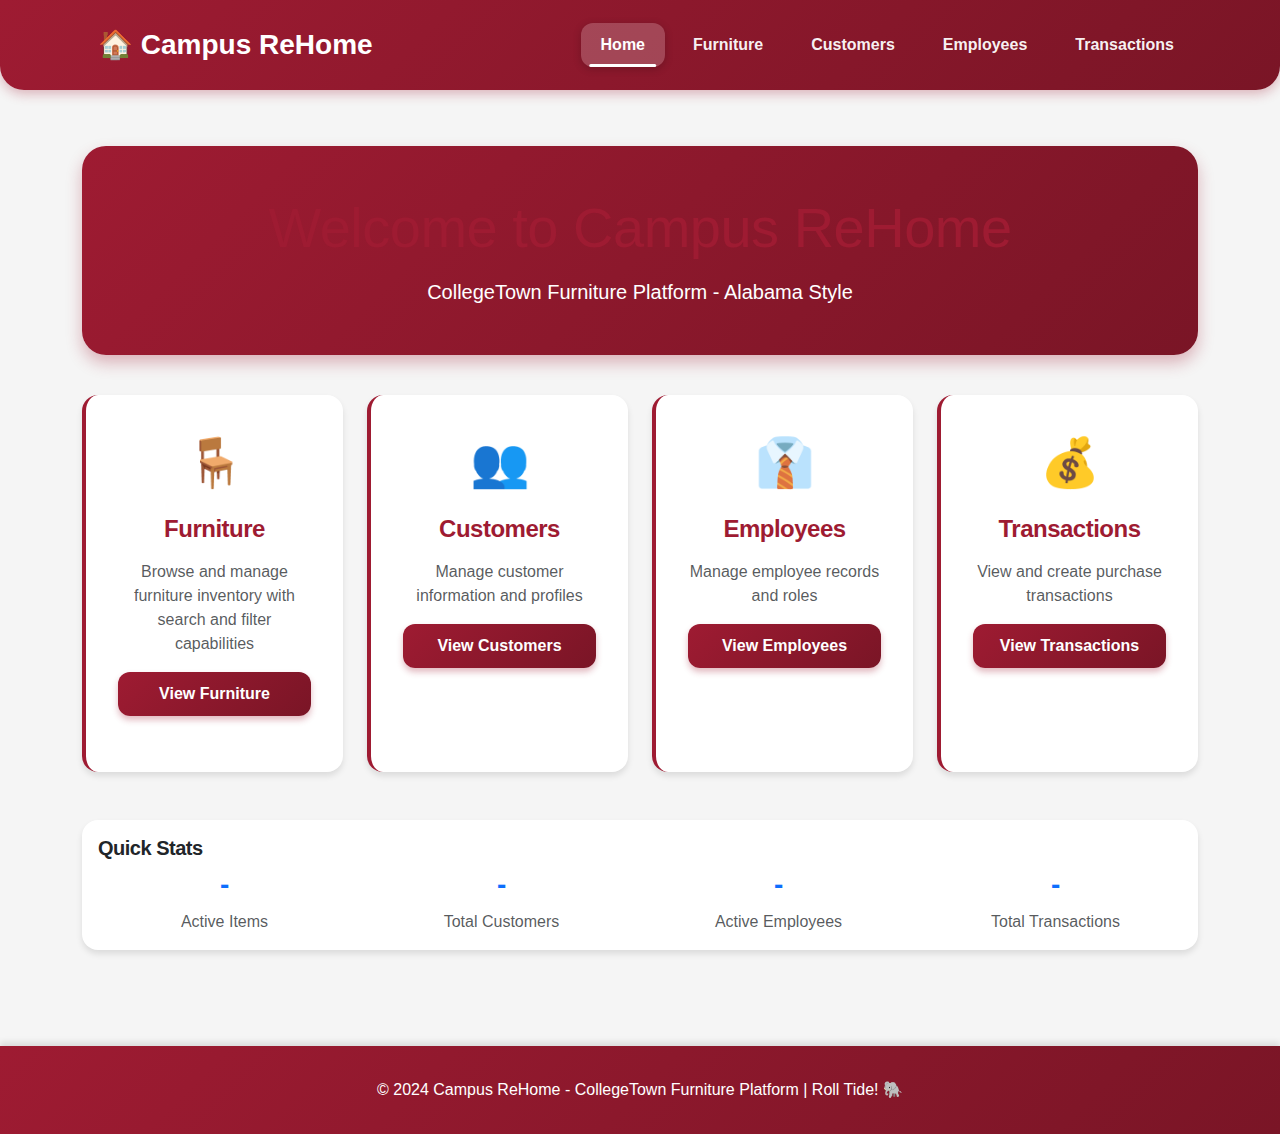
<file: Client/index.html>
<!DOCTYPE html>
<html lang="en">
<head>
  <meta charset="UTF-8">
  <meta name="viewport" content="width=device-width, initial-scale=1">
  <title>Campus ReHome</title>
  
  <!-- Bootstrap 5 CSS -->
  <link
    href="https://cdn.jsdelivr.net/npm/bootstrap@5.3.3/dist/css/bootstrap.min.css"
    rel="stylesheet"
    integrity="sha384-QWTKZyjpPEjISv5WaRU9OFeRpok6YctnYmDr5pNlyT2bRjXh0JMhjY6hW+ALEwIH"
    crossorigin="anonymous"
  />
  
  <!-- Custom CSS -->
  <link rel="stylesheet" href="./styles/main.css" />
</head>
<body>
  <nav class="navbar navbar-expand-lg navbar-dark">
    <div class="container">
      <a class="navbar-brand" href="./index.html">🏠 Campus ReHome</a>
      <button class="navbar-toggler" type="button" data-bs-toggle="collapse" data-bs-target="#navbarNav" aria-controls="navbarNav" aria-expanded="false" aria-label="Toggle navigation">
        <span class="navbar-toggler-icon"></span>
      </button>
      <div class="collapse navbar-collapse" id="navbarNav">
        <ul class="navbar-nav ms-auto">
          <li class="nav-item">
            <a class="nav-link active" href="./index.html">Home</a>
          </li>
          <li class="nav-item">
            <a class="nav-link" href="./furniture.html">Furniture</a>
          </li>
          <li class="nav-item">
            <a class="nav-link" href="./customers.html">Customers</a>
          </li>
          <li class="nav-item">
            <a class="nav-link" href="./employees.html">Employees</a>
          </li>
          <li class="nav-item">
            <a class="nav-link" href="./transactions.html">Transactions</a>
          </li>
        </ul>
      </div>
    </div>
  </nav>

  <div class="container my-4">
    <div class="page-header text-center">
      <div class="container">
        <h1 class="display-4 mb-3">Welcome to Campus ReHome</h1>
        <p class="lead mb-0">CollegeTown Furniture Platform - Alabama Style</p>
      </div>
    </div>

    <div class="row g-4">
      <div class="col-md-6 col-lg-3">
        <div class="card home-card h-100">
          <div class="card-body text-center">
            <div class="mb-3" style="font-size: 3rem;">🪑</div>
            <h5 class="card-title">Furniture</h5>
            <p class="card-text text-muted">Browse and manage furniture inventory with search and filter capabilities</p>
            <a href="./furniture.html" class="btn btn-primary w-100">View Furniture</a>
          </div>
        </div>
      </div>
      
      <div class="col-md-6 col-lg-3">
        <div class="card home-card h-100">
          <div class="card-body text-center">
            <div class="mb-3" style="font-size: 3rem;">👥</div>
            <h5 class="card-title">Customers</h5>
            <p class="card-text text-muted">Manage customer information and profiles</p>
            <a href="./customers.html" class="btn btn-primary w-100">View Customers</a>
          </div>
        </div>
      </div>
      
      <div class="col-md-6 col-lg-3">
        <div class="card home-card h-100">
          <div class="card-body text-center">
            <div class="mb-3" style="font-size: 3rem;">👔</div>
            <h5 class="card-title">Employees</h5>
            <p class="card-text text-muted">Manage employee records and roles</p>
            <a href="./employees.html" class="btn btn-primary w-100">View Employees</a>
          </div>
        </div>
      </div>
      
      <div class="col-md-6 col-lg-3">
        <div class="card home-card h-100">
          <div class="card-body text-center">
            <div class="mb-3" style="font-size: 3rem;">💰</div>
            <h5 class="card-title">Transactions</h5>
            <p class="card-text text-muted">View and create purchase transactions</p>
            <a href="./transactions.html" class="btn btn-primary w-100">View Transactions</a>
          </div>
        </div>
      </div>
    </div>

    <div class="row mt-5">
      <div class="col-12">
        <div class="card">
          <div class="card-body">
            <h5 class="card-title">Quick Stats</h5>
            <div class="row text-center">
              <div class="col-md-3">
                <h3 class="text-primary">-</h3>
                <p class="text-muted mb-0">Active Items</p>
              </div>
              <div class="col-md-3">
                <h3 class="text-primary">-</h3>
                <p class="text-muted mb-0">Total Customers</p>
              </div>
              <div class="col-md-3">
                <h3 class="text-primary">-</h3>
                <p class="text-muted mb-0">Active Employees</p>
              </div>
              <div class="col-md-3">
                <h3 class="text-primary">-</h3>
                <p class="text-muted mb-0">Total Transactions</p>
              </div>
            </div>
          </div>
        </div>
      </div>
    </div>
  </div>

  <footer class="mt-5">
    <div class="container">
      <p class="mb-0">&copy; 2024 Campus ReHome - CollegeTown Furniture Platform | Roll Tide! 🐘</p>
    </div>
  </footer>

  <!-- Bootstrap 5 JS Bundle -->
  <script
    src="https://cdn.jsdelivr.net/npm/bootstrap@5.3.3/dist/js/bootstrap.bundle.min.js"
    integrity="sha384-YvpcrYf0tY3lHB60NNkmXc5s9fDVZLESaAA55NDzOxhy9GkcIdslK1eN7N6jIeHz"
    crossorigin="anonymous"
  ></script>
  
  <!-- Custom JS -->
  <script src="./scripts/main.js"></script>
</body>
</html>
</file>
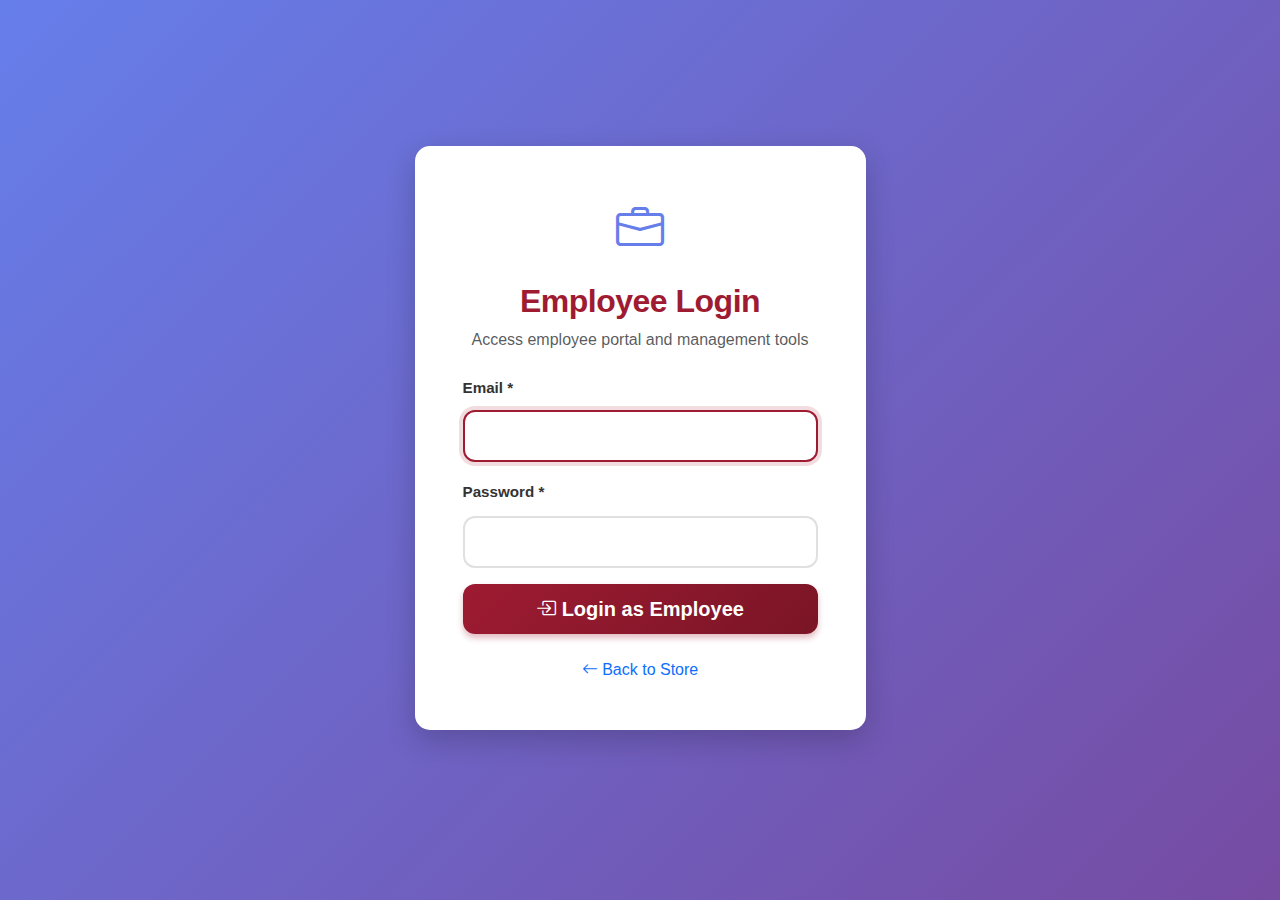
<file: Client/admin-login.html>
<!DOCTYPE html>
<html lang="en">
<head>
  <meta charset="UTF-8">
  <meta name="viewport" content="width=device-width, initial-scale=1">
  <title>Employee Login - Campus ReHome</title>
  
  <!-- Bootstrap 5 CSS -->
  <link
    href="https://cdn.jsdelivr.net/npm/bootstrap@5.3.3/dist/css/bootstrap.min.css"
    rel="stylesheet"
    integrity="sha384-QWTKZyjpPEjISv5WaRU9OFeRpok6YctnYmDr5pNlyT2bRjXh0JMhjY6hW+ALEwIH"
    crossorigin="anonymous"
  />
  
  <!-- Bootstrap Icons -->
  <link rel="stylesheet" href="https://cdn.jsdelivr.net/npm/bootstrap-icons@1.11.1/font/bootstrap-icons.css">
  
  <!-- Custom CSS -->
  <link rel="stylesheet" href="./styles/main.css" />
  <style>
    .employee-login-container {
      min-height: 100vh;
      display: flex;
      align-items: center;
      justify-content: center;
      background: linear-gradient(135deg, #667eea 0%, #764ba2 100%);
    }
    .employee-card {
      border: none;
      box-shadow: 0 10px 30px rgba(0,0,0,0.2);
      border-radius: 15px;
    }
  </style>
</head>
<body>
  <div class="employee-login-container">
    <div class="container">
      <div class="row justify-content-center">
        <div class="col-md-5">
          <div class="card employee-card">
            <div class="card-body p-5">
              <div class="text-center mb-4">
                <i class="bi bi-briefcase" style="font-size: 3rem; color: #667eea;"></i>
                <h2 class="mt-3 mb-2">Employee Login</h2>
                <p class="text-muted">Access employee portal and management tools</p>
              </div>
              
              <form id="employeeLoginForm">
                <div class="mb-3">
                  <label for="employeeEmail" class="form-label">Email *</label>
                  <input type="email" class="form-control" id="employeeEmail" required autofocus>
                </div>
                <div class="mb-3">
                  <label for="employeePassword" class="form-label">Password *</label>
                  <input type="password" class="form-control" id="employeePassword" required>
                </div>
                <div class="d-grid">
                  <button type="submit" class="btn btn-primary btn-lg">
                    <i class="bi bi-box-arrow-in-right"></i> Login as Employee
                  </button>
                </div>
              </form>
              
              <div class="text-center mt-4">
                <a href="./index.html" class="text-decoration-none">
                  <i class="bi bi-arrow-left"></i> Back to Store
                </a>
              </div>
              
              <div id="employeeLoginError" class="alert alert-danger mt-3" style="display: none;"></div>
            </div>
          </div>
        </div>
      </div>
    </div>
  </div>

  <!-- Bootstrap 5 JS Bundle -->
  <script
    src="https://cdn.jsdelivr.net/npm/bootstrap@5.3.3/dist/js/bootstrap.bundle.min.js"
    integrity="sha384-YvpcrYf0tY3lHB60NNkmXc5s9fDVZLESaAA55NDzOxhy9GkcIdslK1eN7N6jIeHz"
    crossorigin="anonymous"
  ></script>
  
  <script>
    function getApiBaseUrl() {
      if (window.location.protocol === 'file:') {
        return 'http://localhost:5000/api';
      }
      return '/api';
    }

    // Check if already logged in as employee
    const userToken = localStorage.getItem('userToken');
    const userType = localStorage.getItem('userType');
    if (userToken && userType === 'employee') {
      window.location.href = './admin.html';
    }

    document.getElementById('employeeLoginForm').addEventListener('submit', async function(e) {
      e.preventDefault();
      
      const email = document.getElementById('employeeEmail').value;
      const password = document.getElementById('employeePassword').value;
      const errorDiv = document.getElementById('employeeLoginError');
      
      errorDiv.style.display = 'none';
      
      try {
        const response = await fetch(`${getApiBaseUrl()}/auth/login`, {
          method: 'POST',
          headers: {
            'Content-Type': 'application/json'
          },
          body: JSON.stringify({
            Email: email,
            Password: password
          })
        });

        const data = await response.json();

        if (!response.ok) {
          throw new Error(data.message || 'Login failed');
        }

        // Backend returns snake_case, so use user_id instead of userId
        const userId = data.user_id || data.userId;
        const userType = data.user_type || data.userType;

        // Verify that the user is an employee (only employees can access this portal)
        if (userType !== 'employee') {
          throw new Error('Access denied. Only employees can access the employee portal.');
        }

        // Verify employee exists and is active
        const employeeResponse = await fetch(`${getApiBaseUrl()}/employees/${userId}`);
        if (!employeeResponse.ok) {
          throw new Error('Failed to verify employee access');
        }

        const employee = await employeeResponse.json();
        
        // Check if employee is active
        if (!employee.is_active && employee.is_active !== undefined) {
          throw new Error('Access denied. Your employee account is not active.');
        }

        // Store employee info
        localStorage.setItem('userToken', data.token || 'authenticated');
        localStorage.setItem('userId', userId);
        localStorage.setItem('userType', 'employee');
        localStorage.setItem('userName', data.name || email);
        localStorage.setItem('userEmail', email);
        
        // Check if employee has admin/manager role for admin features
        const role = (employee.role || '').toLowerCase();
        if (role.includes('admin') || role.includes('manager')) {
          localStorage.setItem('isAdmin', 'true');
          localStorage.setItem('adminRole', employee.role);
        } else {
          localStorage.removeItem('isAdmin');
          localStorage.removeItem('adminRole');
        }

        // Redirect to employee/admin dashboard
        window.location.href = './admin.html';
      } catch (error) {
        console.error('Employee login error:', error);
        errorDiv.textContent = error.message || 'Invalid email or password. Only employees can access this portal.';
        errorDiv.style.display = 'block';
      }
    });
  </script>
</body>
</html>
</file>
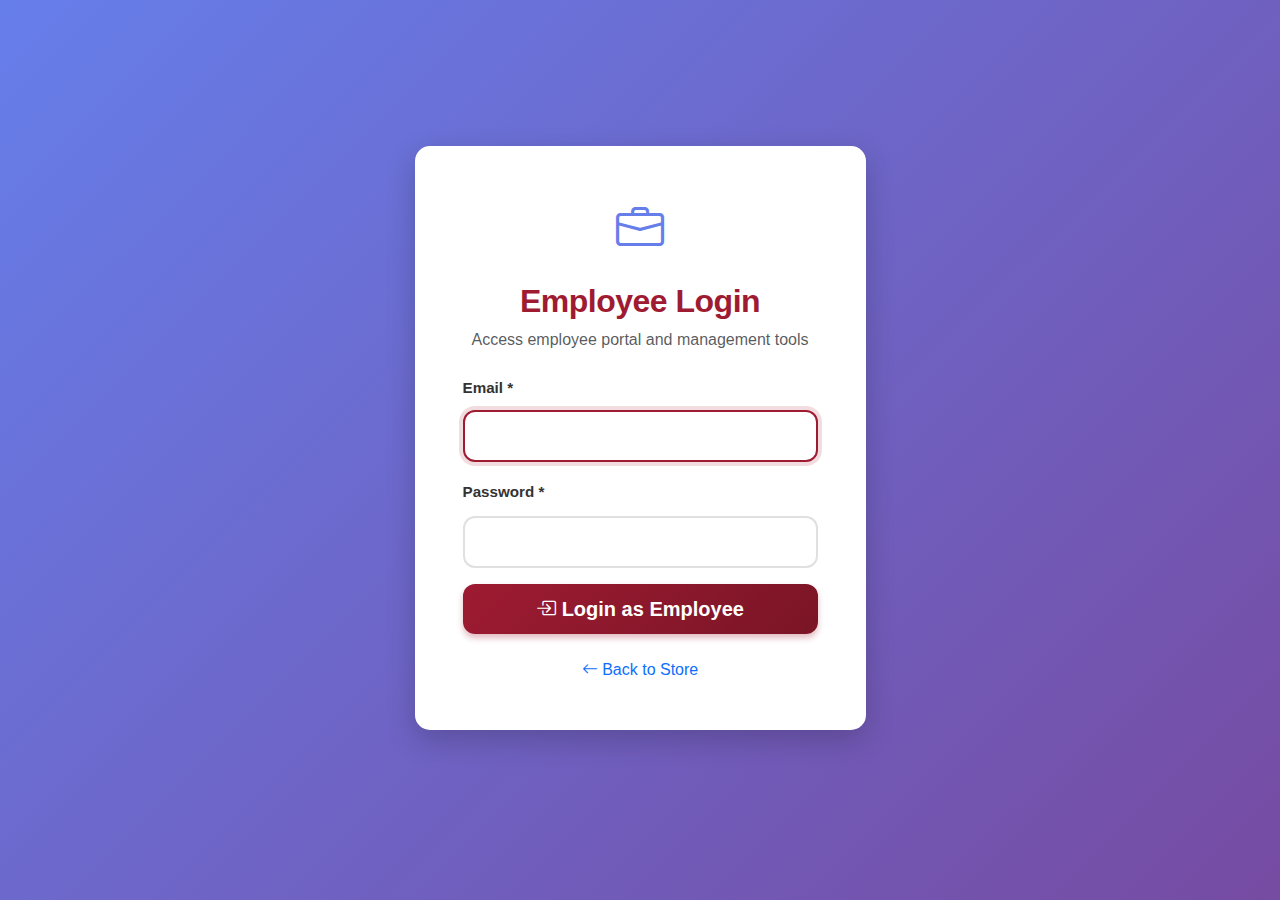
<file: Client/admin.html>
<!DOCTYPE html>
<html lang="en">
<head>
  <meta charset="UTF-8">
  <meta name="viewport" content="width=device-width, initial-scale=1">
  <title>Admin Dashboard - Campus ReHome</title>
  
  <!-- Bootstrap 5 CSS -->
  <link
    href="https://cdn.jsdelivr.net/npm/bootstrap@5.3.3/dist/css/bootstrap.min.css"
    rel="stylesheet"
    integrity="sha384-QWTKZyjpPEjISv5WaRU9OFeRpok6YctnYmDr5pNlyT2bRjXh0JMhjY6hW+ALEwIH"
    crossorigin="anonymous"
  />
  
  <!-- Bootstrap Icons -->
  <link rel="stylesheet" href="https://cdn.jsdelivr.net/npm/bootstrap-icons@1.11.1/font/bootstrap-icons.css">
  
  <!-- Custom CSS -->
  <link rel="stylesheet" href="./styles/main.css" />
  <style>
    .admin-sidebar {
      min-height: 100vh;
      background: #343a40;
      color: white;
      padding: 2rem 0;
    }
    .admin-sidebar .nav-link {
      color: rgba(255,255,255,0.8);
      padding: 0.75rem 1.5rem;
      border-left: 3px solid transparent;
    }
    .admin-sidebar .nav-link:hover,
    .admin-sidebar .nav-link.active {
      color: white;
      background: rgba(255,255,255,0.1);
      border-left-color: #0d6efd;
    }
    .stat-card {
      transition: transform 0.2s;
    }
    .stat-card:hover {
      transform: translateY(-5px);
    }
  </style>
</head>
<body>
  <!-- Admin Navigation -->
  <nav class="navbar navbar-dark bg-dark">
    <div class="container-fluid">
      <a class="navbar-brand fw-bold" href="./admin.html">
        <i class="bi bi-shield-check"></i> Admin Dashboard
      </a>
      <div class="d-flex align-items-center">
        <span class="text-light me-3" id="adminName">Admin</span>
        <a href="./index.html" class="btn btn-outline-light btn-sm me-2">
          <i class="bi bi-shop"></i> View Store
        </a>
        <button class="btn btn-outline-light btn-sm" onclick="logout()">
          <i class="bi bi-box-arrow-right"></i> Logout
        </button>
      </div>
    </div>
  </nav>

  <div class="container-fluid">
    <div class="row">
      <!-- Sidebar -->
      <div class="col-md-3 col-lg-2 admin-sidebar">
        <ul class="nav flex-column">
          <li class="nav-item">
            <a class="nav-link active" href="#" onclick="showSection('dashboard'); return false;">
              <i class="bi bi-speedometer2"></i> Dashboard
            </a>
          </li>
          <li class="nav-item">
            <a class="nav-link" href="#" onclick="showSection('furniture'); return false;">
              <i class="bi bi-furniture"></i> Furniture Management
            </a>
          </li>
          <li class="nav-item">
            <a class="nav-link" href="#" onclick="showSection('customers'); return false;">
              <i class="bi bi-people"></i> Customer Management
            </a>
          </li>
          <li class="nav-item">
            <a class="nav-link" href="#" onclick="showSection('employees'); return false;">
              <i class="bi bi-person-badge"></i> Employee Management
            </a>
          </li>
          <li class="nav-item">
            <a class="nav-link" href="#" onclick="showSection('transactions'); return false;">
              <i class="bi bi-receipt"></i> Transactions
            </a>
          </li>
        </ul>
      </div>

      <!-- Main Content -->
      <div class="col-md-9 col-lg-10 p-4">
        <!-- Dashboard Section -->
        <div id="dashboardSection" class="content-section">
          <h2 class="mb-4">Dashboard Overview</h2>
          
          <!-- Stats Cards -->
          <div class="row g-4 mb-4">
            <div class="col-md-3">
              <div class="card stat-card border-primary">
                <div class="card-body">
                  <div class="d-flex justify-content-between align-items-center">
                    <div>
                      <h6 class="text-muted mb-1">Total Furniture</h6>
                      <h3 class="mb-0" id="statFurniture">-</h3>
                    </div>
                    <i class="bi bi-furniture text-primary" style="font-size: 2rem;"></i>
                  </div>
                </div>
              </div>
            </div>
            <div class="col-md-3">
              <div class="card stat-card border-success">
                <div class="card-body">
                  <div class="d-flex justify-content-between align-items-center">
                    <div>
                      <h6 class="text-muted mb-1">Total Customers</h6>
                      <h3 class="mb-0" id="statCustomers">-</h3>
                    </div>
                    <i class="bi bi-people text-success" style="font-size: 2rem;"></i>
                  </div>
                </div>
              </div>
            </div>
            <div class="col-md-3">
              <div class="card stat-card border-info">
                <div class="card-body">
                  <div class="d-flex justify-content-between align-items-center">
                    <div>
                      <h6 class="text-muted mb-1">Total Employees</h6>
                      <h3 class="mb-0" id="statEmployees">-</h3>
                    </div>
                    <i class="bi bi-person-badge text-info" style="font-size: 2rem;"></i>
                  </div>
                </div>
              </div>
            </div>
            <div class="col-md-3">
              <div class="card stat-card border-warning">
                <div class="card-body">
                  <div class="d-flex justify-content-between align-items-center">
                    <div>
                      <h6 class="text-muted mb-1">Total Transactions</h6>
                      <h3 class="mb-0" id="statTransactions">-</h3>
                    </div>
                    <i class="bi bi-receipt text-warning" style="font-size: 2rem;"></i>
                  </div>
                </div>
              </div>
            </div>
          </div>

          <!-- Quick Actions -->
          <div class="card">
            <div class="card-header">
              <h5 class="mb-0">Quick Actions</h5>
            </div>
            <div class="card-body">
              <div class="row g-3">
                <div class="col-md-4">
                  <a href="./furniture.html" class="btn btn-outline-primary w-100">
                    <i class="bi bi-plus-circle"></i> Add New Furniture
                  </a>
                </div>
                <div class="col-md-4">
                  <a href="./customers.html" class="btn btn-outline-success w-100">
                    <i class="bi bi-person-plus"></i> Add New Customer
                  </a>
                </div>
                <div class="col-md-4">
                  <a href="./employees.html" class="btn btn-outline-info w-100">
                    <i class="bi bi-person-badge"></i> Add New Employee
                  </a>
                </div>
              </div>
            </div>
          </div>
        </div>

        <!-- Furniture Management Section -->
        <div id="furnitureSection" class="content-section" style="display: none;">
          <div class="d-flex justify-content-between align-items-center mb-4">
            <h2>Furniture Management</h2>
            <a href="./furniture.html" class="btn btn-outline-primary" target="_blank">
              <i class="bi bi-box-arrow-up-right"></i> Open in New Tab
            </a>
          </div>
          <div class="card">
            <div class="card-body">
              <p class="text-muted">Use the links below to access full management pages with all CRUD features:</p>
              <div class="list-group">
                <a href="./furniture.html" class="list-group-item list-group-item-action">
                  <i class="bi bi-furniture"></i> Furniture Management (Create, Read, Update, Delete)
                </a>
                <a href="./customers.html" class="list-group-item list-group-item-action">
                  <i class="bi bi-people"></i> Customer Management (Create, Read, Update, Delete)
                </a>
                <a href="./employees.html" class="list-group-item list-group-item-action">
                  <i class="bi bi-person-badge"></i> Employee Management (Create, Read, Update, Delete)
                </a>
                <a href="./transactions.html" class="list-group-item list-group-item-action">
                  <i class="bi bi-receipt"></i> Transaction Management (View and Create)
                </a>
              </div>
            </div>
          </div>
        </div>

        <!-- Customer Management Section -->
        <div id="customersSection" class="content-section" style="display: none;">
          <div class="d-flex justify-content-between align-items-center mb-4">
            <h2>Customer Management</h2>
            <a href="./customers.html" class="btn btn-outline-primary" target="_blank">
              <i class="bi bi-box-arrow-up-right"></i> Open in New Tab
            </a>
          </div>
          <div class="card">
            <div class="card-body">
              <p class="text-muted">Full customer management with CRUD operations available at:</p>
              <a href="./customers.html" class="btn btn-primary">
                <i class="bi bi-people"></i> Go to Customer Management
              </a>
            </div>
          </div>
        </div>

        <!-- Employee Management Section -->
        <div id="employeesSection" class="content-section" style="display: none;">
          <div class="d-flex justify-content-between align-items-center mb-4">
            <h2>Employee Management</h2>
            <a href="./employees.html" class="btn btn-outline-primary" target="_blank">
              <i class="bi bi-box-arrow-up-right"></i> Open in New Tab
            </a>
          </div>
          <div class="card">
            <div class="card-body">
              <p class="text-muted">Full employee management with CRUD operations available at:</p>
              <a href="./employees.html" class="btn btn-primary">
                <i class="bi bi-person-badge"></i> Go to Employee Management
              </a>
            </div>
          </div>
        </div>

        <!-- Transactions Section -->
        <div id="transactionsSection" class="content-section" style="display: none;">
          <div class="d-flex justify-content-between align-items-center mb-4">
            <h2>Transaction Management</h2>
            <a href="./transactions.html" class="btn btn-outline-primary" target="_blank">
              <i class="bi bi-box-arrow-up-right"></i> Open in New Tab
            </a>
          </div>
          <div class="card">
            <div class="card-body">
              <p class="text-muted">Full transaction management available at:</p>
              <a href="./transactions.html" class="btn btn-primary">
                <i class="bi bi-receipt"></i> Go to Transaction Management
              </a>
            </div>
          </div>
        </div>
      </div>
    </div>
  </div>

  <!-- Bootstrap 5 JS Bundle -->
  <script
    src="https://cdn.jsdelivr.net/npm/bootstrap@5.3.3/dist/js/bootstrap.bundle.min.js"
    integrity="sha384-YvpcrYf0tY3lHB60NNkmXc5s9fDVZLESaAA55NDzOxhy9GkcIdslK1eN7N6jIeHz"
    crossorigin="anonymous"
  ></script>
  
  <script>
    function getApiBaseUrl() {
      if (window.location.protocol === 'file:') {
        return 'http://localhost:5000/api';
      }
      return '/api';
    }

    // Check admin access
    const userToken = localStorage.getItem('userToken');
    const userType = localStorage.getItem('userType');
    const isAdmin = localStorage.getItem('isAdmin');

    if (!userToken || userType !== 'employee') {
      window.location.href = './employee-login.html';
    }

    // Load admin name
    const userId = localStorage.getItem('userId');
    const userName = localStorage.getItem('userName');
    if (userName) {
      document.getElementById('adminName').textContent = userName;
    }

    function showSection(sectionName) {
      // Hide all sections
      document.querySelectorAll('.content-section').forEach(section => {
        section.style.display = 'none';
      });

      // Show selected section
      document.getElementById(sectionName + 'Section').style.display = 'block';

      // Update active nav link
      document.querySelectorAll('.admin-sidebar .nav-link').forEach(link => {
        link.classList.remove('active');
      });
      event.target.closest('.nav-link').classList.add('active');
    }

    async function loadDashboardStats() {
      try {
        // Load furniture count
        const furnitureRes = await fetch(`${getApiBaseUrl()}/furniture?format=json`);
        if (furnitureRes.ok) {
          const furnitureData = await furnitureRes.json();
          document.getElementById('statFurniture').textContent = (furnitureData.furniture || []).length;
        }

        // Load customers count
        const customersRes = await fetch(`${getApiBaseUrl()}/customers?format=json`);
        if (customersRes.ok) {
          const customersData = await customersRes.json();
          document.getElementById('statCustomers').textContent = (customersData.customers || []).length;
        }

        // Load employees count
        const employeesRes = await fetch(`${getApiBaseUrl()}/employees?format=json`);
        if (employeesRes.ok) {
          const employeesData = await employeesRes.json();
          document.getElementById('statEmployees').textContent = (employeesData.employees || []).length;
        }

        // Load transactions count
        const transactionsRes = await fetch(`${getApiBaseUrl()}/transactions?format=json`);
        if (transactionsRes.ok) {
          const transactionsData = await transactionsRes.json();
          document.getElementById('statTransactions').textContent = (transactionsData.transactions || []).length;
        }
      } catch (error) {
        console.error('Error loading stats:', error);
      }
    }

    function logout() {
      if (confirm('Are you sure you want to logout?')) {
        localStorage.removeItem('userToken');
        localStorage.removeItem('userId');
        localStorage.removeItem('userType');
        localStorage.removeItem('userName');
        localStorage.removeItem('userEmail');
        localStorage.removeItem('isAdmin');
        localStorage.removeItem('adminRole');
        window.location.href = './employee-login.html';
      }
    }

    // Initialize
    loadDashboardStats();
  </script>
</body>
</html>
</file>
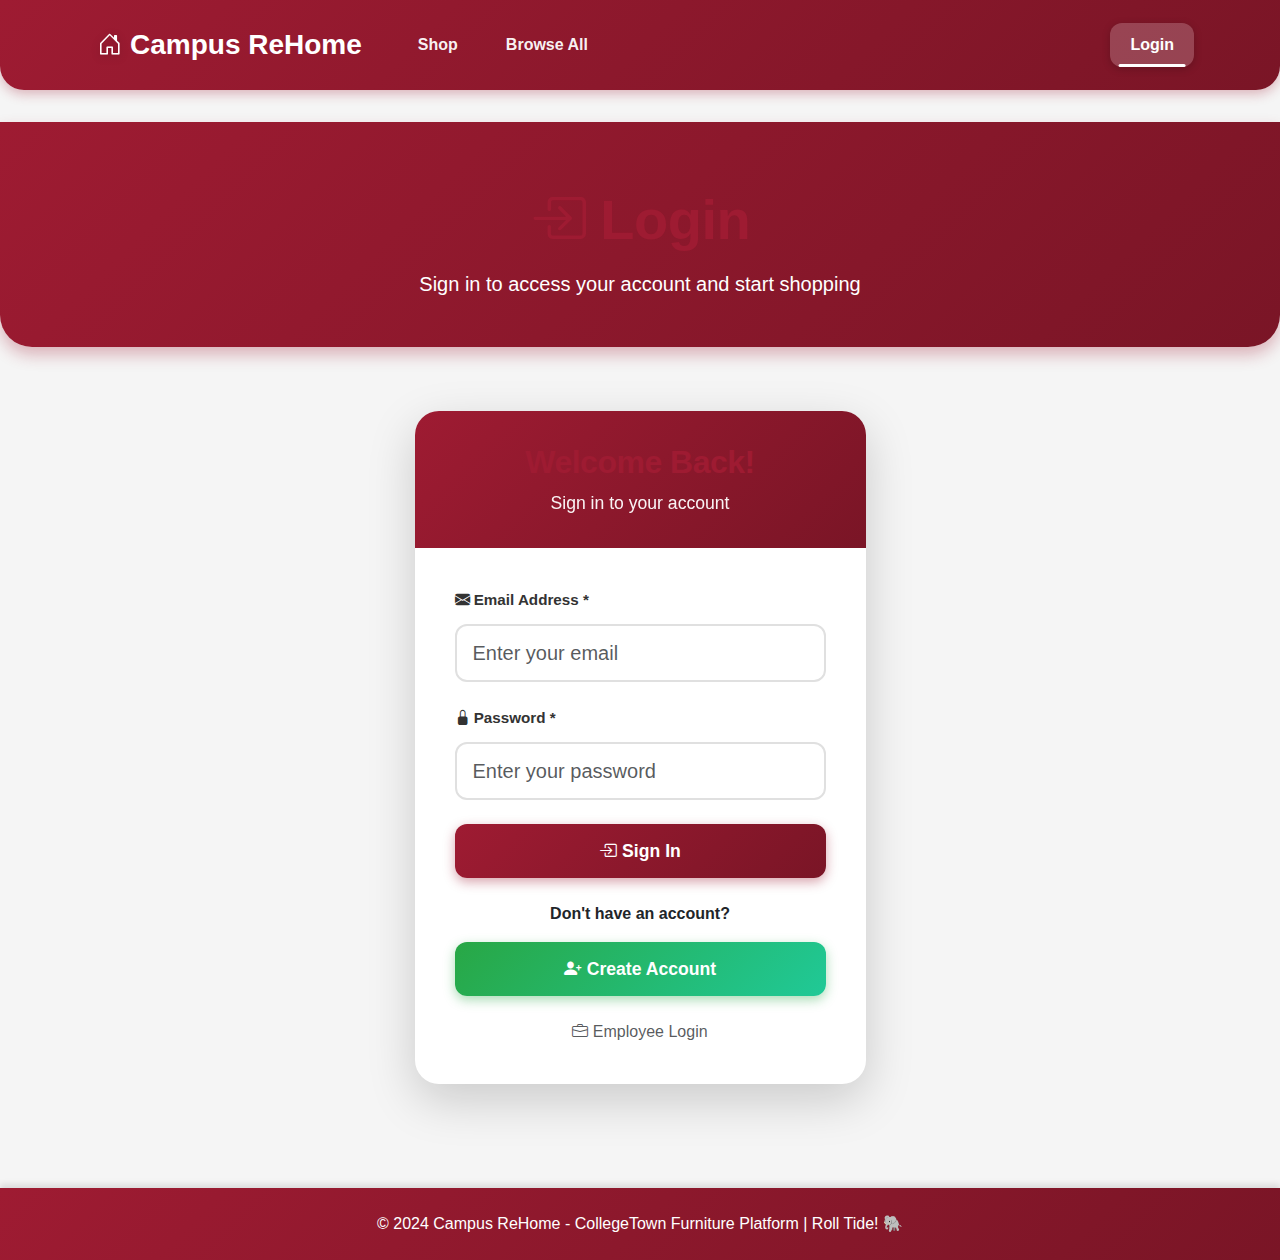
<file: Client/checkout.html>
<!DOCTYPE html>
<html lang="en">
<head>
  <meta charset="UTF-8">
  <meta name="viewport" content="width=device-width, initial-scale=1">
  <title>Checkout - Campus ReHome</title>
  
  <!-- Bootstrap 5 CSS -->
  <link
    href="https://cdn.jsdelivr.net/npm/bootstrap@5.3.3/dist/css/bootstrap.min.css"
    rel="stylesheet"
    integrity="sha384-QWTKZyjpPEjISv5WaRU9OFeRpok6YctnYmDr5pNlyT2bRjXh0JMhjY6hW+ALEwIH"
    crossorigin="anonymous"
  />
  
  <!-- Bootstrap Icons -->
  <link rel="stylesheet" href="https://cdn.jsdelivr.net/npm/bootstrap-icons@1.11.1/font/bootstrap-icons.css">
  
  <!-- Custom CSS -->
  <link rel="stylesheet" href="./styles/main.css" />
</head>
<body>
  <nav class="navbar navbar-expand-lg navbar-dark bg-primary">
    <div class="container">
      <a class="navbar-brand fw-bold" href="./index.html">
        <i class="bi bi-house-door"></i> Campus ReHome
      </a>
      <button class="navbar-toggler" type="button" data-bs-toggle="collapse" data-bs-target="#navbarNav">
        <span class="navbar-toggler-icon"></span>
      </button>
      <div class="collapse navbar-collapse" id="navbarNav">
        <ul class="navbar-nav me-auto">
          <li class="nav-item">
            <a class="nav-link" href="./index.html">Shop</a>
          </li>
          <li class="nav-item">
            <a class="nav-link" href="./furniture.html">Browse All</a>
          </li>
        </ul>
        <ul class="navbar-nav ms-auto">
          <li class="nav-item">
            <a class="nav-link" href="./index.html">
              <i class="bi bi-cart3"></i> Cart
            </a>
          </li>
          <li class="nav-item" id="profileNavItem">
            <a class="nav-link" href="./profile.html">My Account</a>
          </li>
        </ul>
      </div>
    </div>
  </nav>

  <div class="container my-5">
    <div class="row">
      <div class="col-lg-8">
        <h2 class="mb-4">Checkout</h2>
        
        <!-- Order Summary -->
        <div class="card mb-4">
          <div class="card-header">
            <h5 class="mb-0">Order Summary</h5>
          </div>
          <div class="card-body" id="orderSummary">
            <!-- Items will be loaded here -->
          </div>
        </div>

        <!-- Customer Info -->
        <div class="card mb-4">
          <div class="card-header">
            <h5 class="mb-0">Customer Information</h5>
          </div>
          <div class="card-body">
            <form id="checkoutForm">
              <div class="row mb-3">
                <div class="col-md-6">
                  <label class="form-label">First Name *</label>
                  <input type="text" class="form-control" id="checkoutFirstName" required>
                </div>
                <div class="col-md-6">
                  <label class="form-label">Last Name *</label>
                  <input type="text" class="form-control" id="checkoutLastName" required>
                </div>
              </div>
              <div class="mb-3">
                <label class="form-label">Email *</label>
                <input type="email" class="form-control" id="checkoutEmail" required>
              </div>
              <div class="mb-3">
                <label class="form-label">Phone</label>
                <input type="tel" class="form-control" id="checkoutPhone">
              </div>
              <div class="mb-3">
                <label class="form-label">Shipping Address *</label>
                <input type="text" class="form-control" id="checkoutAddress" required>
              </div>
            </form>
          </div>
        </div>

        <!-- Payment Method -->
        <div class="card">
          <div class="card-header">
            <h5 class="mb-0">Payment Method</h5>
          </div>
          <div class="card-body">
            <select class="form-select" id="paymentMethod" required>
              <option value="">Select payment method...</option>
              <option value="Cash">Cash (In-Store Pickup)</option>
              <option value="Credit Card">Credit Card</option>
              <option value="Debit Card">Debit Card</option>
              <option value="Venmo">Venmo</option>
              <option value="PayPal">PayPal</option>
            </select>
          </div>
        </div>
      </div>

      <div class="col-lg-4">
        <div class="card sticky-top" style="top: 20px;">
          <div class="card-header bg-primary text-white">
            <h5 class="mb-0">Order Total</h5>
          </div>
          <div class="card-body">
            <div class="d-flex justify-content-between mb-2">
              <span>Subtotal:</span>
              <span id="subtotal">$0.00</span>
            </div>
            <div class="d-flex justify-content-between mb-2">
              <span>Tax (8%):</span>
              <span id="tax">$0.00</span>
            </div>
            <hr>
            <div class="d-flex justify-content-between mb-3">
              <strong>Total:</strong>
              <strong class="text-success" id="total">$0.00</strong>
            </div>
            <button class="btn btn-primary w-100 btn-lg" onclick="submitOrder()">
              <i class="bi bi-check-circle"></i> Place Order
            </button>
            <a href="./index.html" class="btn btn-outline-secondary w-100 mt-2">Continue Shopping</a>
          </div>
        </div>
      </div>
    </div>
  </div>

  <footer class="mt-5 py-4 bg-light">
    <div class="container text-center">
      <p class="mb-0">&copy; 2024 Campus ReHome - CollegeTown Furniture Platform | Roll Tide! 🐘</p>
    </div>
  </footer>

  <!-- Bootstrap 5 JS Bundle -->
  <script
    src="https://cdn.jsdelivr.net/npm/bootstrap@5.3.3/dist/js/bootstrap.bundle.min.js"
    integrity="sha384-YvpcrYf0tY3lHB60NNkmXc5s9fDVZLESaAA55NDzOxhy9GkcIdslK1eN7N6jIeHz"
    crossorigin="anonymous"
  ></script>
  
  <script>
    function getApiBaseUrl() {
      if (window.location.protocol === 'file:') {
        return 'http://localhost:5000/api';
      }
      return '/api';
    }

    let shoppingCart = JSON.parse(localStorage.getItem('shoppingCart') || '[]');
    let currentUser = null;

    async function loadCheckout() {
      // Check if user is logged in
      const userToken = localStorage.getItem('userToken');
      const userId = localStorage.getItem('userId');
      const userType = localStorage.getItem('userType');

      if (!userToken || !userId) {
        alert('Please login to checkout');
        window.location.href = './login.html';
        return;
      }

      // Load user info
      try {
        const endpoint = userType === 'employee' ? 'employees' : 'customers';
        const response = await fetch(`${getApiBaseUrl()}/${endpoint}/${userId}`);
        if (response.ok) {
          currentUser = await response.json();
          // Pre-fill form
          document.getElementById('checkoutFirstName').value = currentUser.first_name || currentUser.firstName || '';
          document.getElementById('checkoutLastName').value = currentUser.last_name || currentUser.lastName || '';
          document.getElementById('checkoutEmail').value = currentUser.email || '';
          document.getElementById('checkoutPhone').value = currentUser.phone || currentUser.phone_number || '';
          document.getElementById('checkoutAddress').value = currentUser.address || '';
        }
      } catch (error) {
        console.error('Error loading user:', error);
      }

      // Display cart items
      displayOrderSummary();
      calculateTotal();
    }

    function displayOrderSummary() {
      const summary = document.getElementById('orderSummary');
      if (shoppingCart.length === 0) {
        summary.innerHTML = '<p class="text-muted">Your cart is empty. <a href="./index.html">Continue shopping</a></p>';
        return;
      }

      summary.innerHTML = shoppingCart.map(item => `
        <div class="d-flex justify-content-between align-items-center border-bottom pb-3 mb-3">
          <div>
            <h6 class="mb-1">${item.name}</h6>
            <small class="text-muted">Quantity: ${item.quantity}</small>
          </div>
          <div class="text-end">
            <strong>$${(item.price * item.quantity).toFixed(2)}</strong>
          </div>
        </div>
      `).join('');
    }

    function calculateTotal() {
      const subtotal = shoppingCart.reduce((sum, item) => sum + (item.price * item.quantity), 0);
      const tax = subtotal * 0.08;
      const total = subtotal + tax;

      document.getElementById('subtotal').textContent = '$' + subtotal.toFixed(2);
      document.getElementById('tax').textContent = '$' + tax.toFixed(2);
      document.getElementById('total').textContent = '$' + total.toFixed(2);
    }

    async function submitOrder() {
      const form = document.getElementById('checkoutForm');
      if (!form.checkValidity()) {
        form.reportValidity();
        return;
      }

      const paymentMethod = document.getElementById('paymentMethod').value;
      if (!paymentMethod) {
        alert('Please select a payment method');
        return;
      }

      if (shoppingCart.length === 0) {
        alert('Your cart is empty');
        return;
      }

      const userId = localStorage.getItem('userId');
      const userType = localStorage.getItem('userType');
      const employeeId = userType === 'employee' ? userId : null;

      // Get first available employee if customer
      let assignedEmployeeId = employeeId;
      if (!assignedEmployeeId) {
        try {
          const empResponse = await fetch(`${getApiBaseUrl()}/employees?format=json`);
          if (empResponse.ok) {
            const empData = await empResponse.json();
            const employees = empData.employees || [];
            if (employees.length > 0) {
              assignedEmployeeId = employees[0].employee_id || employees[0].employeeId;
            }
          }
        } catch (error) {
          console.error('Error getting employee:', error);
        }
      }

      if (!assignedEmployeeId) {
        alert('Unable to process order. Please contact support.');
        return;
      }

      // Calculate totals
      const subtotal = shoppingCart.reduce((sum, item) => sum + (item.price * item.quantity), 0);
      const tax = subtotal * 0.08;
      const total = subtotal + tax;

      // Create transaction
      const transactionData = {
        CustomerId: parseInt(userId),
        EmployeeId: parseInt(assignedEmployeeId),
        TransactionDate: new Date().toISOString().split('T')[0],
        TotalAmount: total,
        PaymentMethod: paymentMethod,
        Status: 'Pending',
        Details: shoppingCart.map(item => ({
          FurnitureId: item.id,
          Quantity: item.quantity,
          SalePrice: item.price
        }))
      };

      try {
        const response = await fetch(`${getApiBaseUrl()}/transactions`, {
          method: 'POST',
          headers: {
            'Content-Type': 'application/json'
          },
          body: JSON.stringify(transactionData)
        });

        if (!response.ok) {
          const errorData = await response.json().catch(() => ({}));
          throw new Error(errorData.message || 'Failed to place order');
        }

        // Clear cart
        shoppingCart = [];
        localStorage.removeItem('shoppingCart');

        // Show success
        alert('Order placed successfully! Your order number is: ' + (await response.json()).transaction_id);
        window.location.href = './index.html';
      } catch (error) {
        console.error('Error placing order:', error);
        alert('Error placing order: ' + error.message);
      }
    }

    // Initialize
    loadCheckout();
  </script>
</body>
</html>
</file>
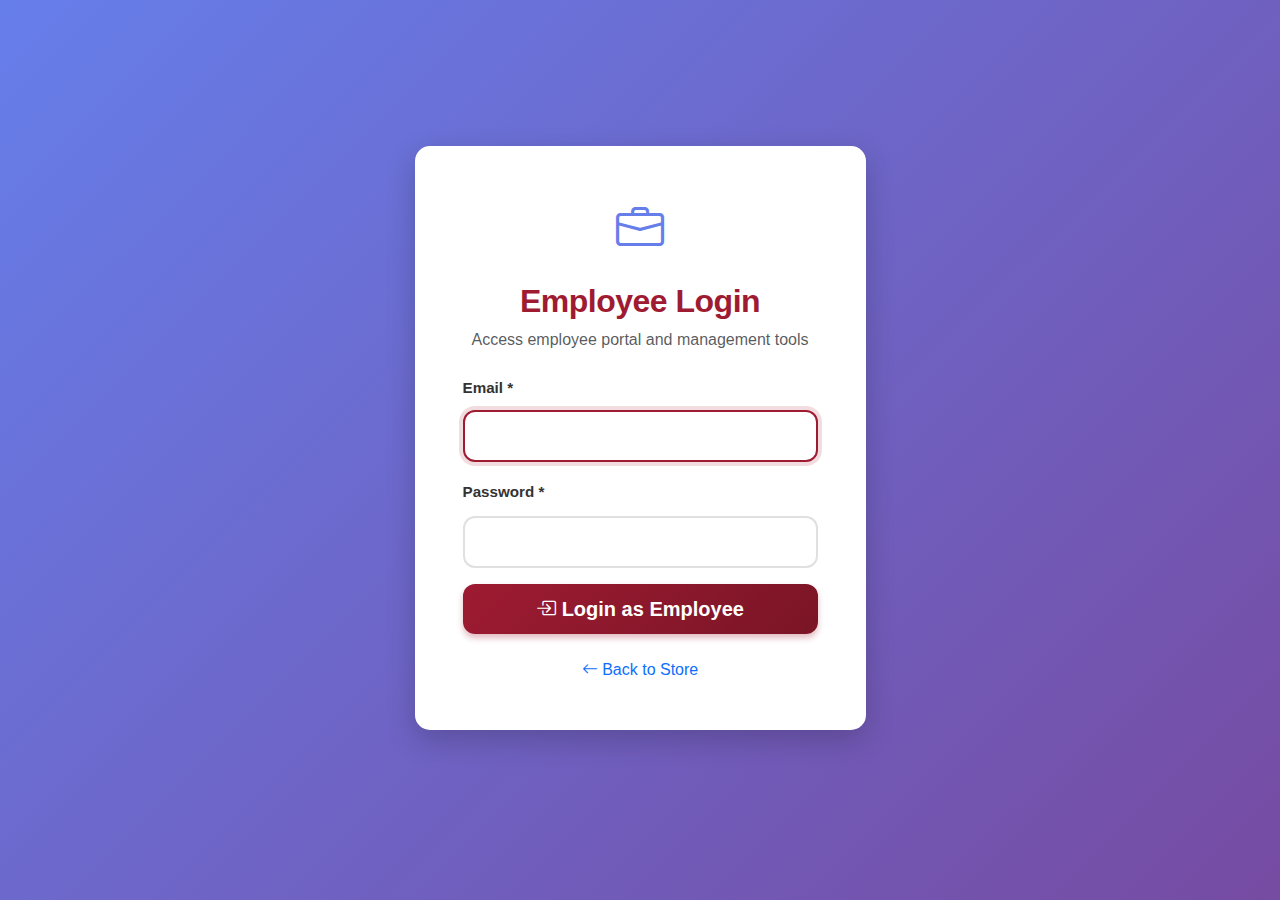
<file: Client/employee-login.html>
<!DOCTYPE html>
<html lang="en">
<head>
  <meta charset="UTF-8">
  <meta name="viewport" content="width=device-width, initial-scale=1">
  <title>Employee Login - Campus ReHome</title>
  
  <!-- Bootstrap 5 CSS -->
  <link
    href="https://cdn.jsdelivr.net/npm/bootstrap@5.3.3/dist/css/bootstrap.min.css"
    rel="stylesheet"
    integrity="sha384-QWTKZyjpPEjISv5WaRU9OFeRpok6YctnYmDr5pNlyT2bRjXh0JMhjY6hW+ALEwIH"
    crossorigin="anonymous"
  />
  
  <!-- Bootstrap Icons -->
  <link rel="stylesheet" href="https://cdn.jsdelivr.net/npm/bootstrap-icons@1.11.1/font/bootstrap-icons.css">
  
  <!-- Custom CSS -->
  <link rel="stylesheet" href="./styles/main.css" />
  <style>
    .employee-login-container {
      min-height: 100vh;
      display: flex;
      align-items: center;
      justify-content: center;
      background: linear-gradient(135deg, #667eea 0%, #764ba2 100%);
    }
    .employee-card {
      border: none;
      box-shadow: 0 10px 30px rgba(0,0,0,0.2);
      border-radius: 15px;
    }
  </style>
</head>
<body>
  <div class="employee-login-container">
    <div class="container">
      <div class="row justify-content-center">
        <div class="col-md-5">
          <div class="card employee-card">
            <div class="card-body p-5">
              <div class="text-center mb-4">
                <i class="bi bi-briefcase" style="font-size: 3rem; color: #667eea;"></i>
                <h2 class="mt-3 mb-2">Employee Login</h2>
                <p class="text-muted">Access employee portal and management tools</p>
              </div>
              
              <form id="employeeLoginForm">
                <div class="mb-3">
                  <label for="employeeEmail" class="form-label">Email *</label>
                  <input type="email" class="form-control" id="employeeEmail" required autofocus>
                </div>
                <div class="mb-3">
                  <label for="employeePassword" class="form-label">Password *</label>
                  <input type="password" class="form-control" id="employeePassword" required>
                </div>
                <div class="d-grid">
                  <button type="submit" class="btn btn-primary btn-lg">
                    <i class="bi bi-box-arrow-in-right"></i> Login as Employee
                  </button>
                </div>
              </form>
              
              <div class="text-center mt-4">
                <a href="./index.html" class="text-decoration-none">
                  <i class="bi bi-arrow-left"></i> Back to Store
                </a>
              </div>
              
              <div id="employeeLoginError" class="alert alert-danger mt-3" style="display: none;"></div>
            </div>
          </div>
        </div>
      </div>
    </div>
  </div>

  <!-- Bootstrap 5 JS Bundle -->
  <script
    src="https://cdn.jsdelivr.net/npm/bootstrap@5.3.3/dist/js/bootstrap.bundle.min.js"
    integrity="sha384-YvpcrYf0tY3lHB60NNkmXc5s9fDVZLESaAA55NDzOxhy9GkcIdslK1eN7N6jIeHz"
    crossorigin="anonymous"
  ></script>
  
  <script>
    function getApiBaseUrl() {
      if (window.location.protocol === 'file:') {
        return 'http://localhost:5000/api';
      }
      return '/api';
    }

    // Check if already logged in as employee
    const userToken = localStorage.getItem('userToken');
    const userType = localStorage.getItem('userType');
    if (userToken && userType === 'employee') {
      window.location.href = './admin.html';
    }

    document.getElementById('employeeLoginForm').addEventListener('submit', async function(e) {
      e.preventDefault();
      
      const email = document.getElementById('employeeEmail').value;
      const password = document.getElementById('employeePassword').value;
      const errorDiv = document.getElementById('employeeLoginError');
      
      errorDiv.style.display = 'none';
      
      try {
        const response = await fetch(`${getApiBaseUrl()}/auth/login`, {
          method: 'POST',
          headers: {
            'Content-Type': 'application/json'
          },
          body: JSON.stringify({
            Email: email,
            Password: password
          })
        });

        const data = await response.json();

        if (!response.ok) {
          throw new Error(data.message || 'Login failed');
        }

        // Backend returns snake_case, so use user_id instead of userId
        const userId = data.user_id || data.userId;
        const userType = data.user_type || data.userType;

        // Verify that the user is an employee (only employees can access this portal)
        if (userType !== 'employee') {
          throw new Error('Access denied. Only employees can access the employee portal.');
        }

        // Verify employee exists and is active
        const employeeResponse = await fetch(`${getApiBaseUrl()}/employees/${userId}`);
        if (!employeeResponse.ok) {
          throw new Error('Failed to verify employee access');
        }

        const employee = await employeeResponse.json();
        
        // Check if employee is active
        if (employee.is_active === false) {
          throw new Error('Access denied. Your employee account is not active.');
        }

        // Store employee info
        localStorage.setItem('userToken', data.token || 'authenticated');
        localStorage.setItem('userId', userId);
        localStorage.setItem('userType', 'employee');
        localStorage.setItem('userName', data.name || email);
        localStorage.setItem('userEmail', email);
        
        // Check if employee has admin/manager role for admin features
        const role = (employee.role || '').toLowerCase();
        if (role.includes('admin') || role.includes('manager')) {
          localStorage.setItem('isAdmin', 'true');
          localStorage.setItem('adminRole', employee.role);
        } else {
          localStorage.removeItem('isAdmin');
          localStorage.removeItem('adminRole');
        }

        // Redirect to employee/admin dashboard
        window.location.href = './admin.html';
      } catch (error) {
        console.error('Employee login error:', error);
        errorDiv.textContent = error.message || 'Invalid email or password. Only employees can access this portal.';
        errorDiv.style.display = 'block';
      }
    });
  </script>
</body>
</html>
</file>
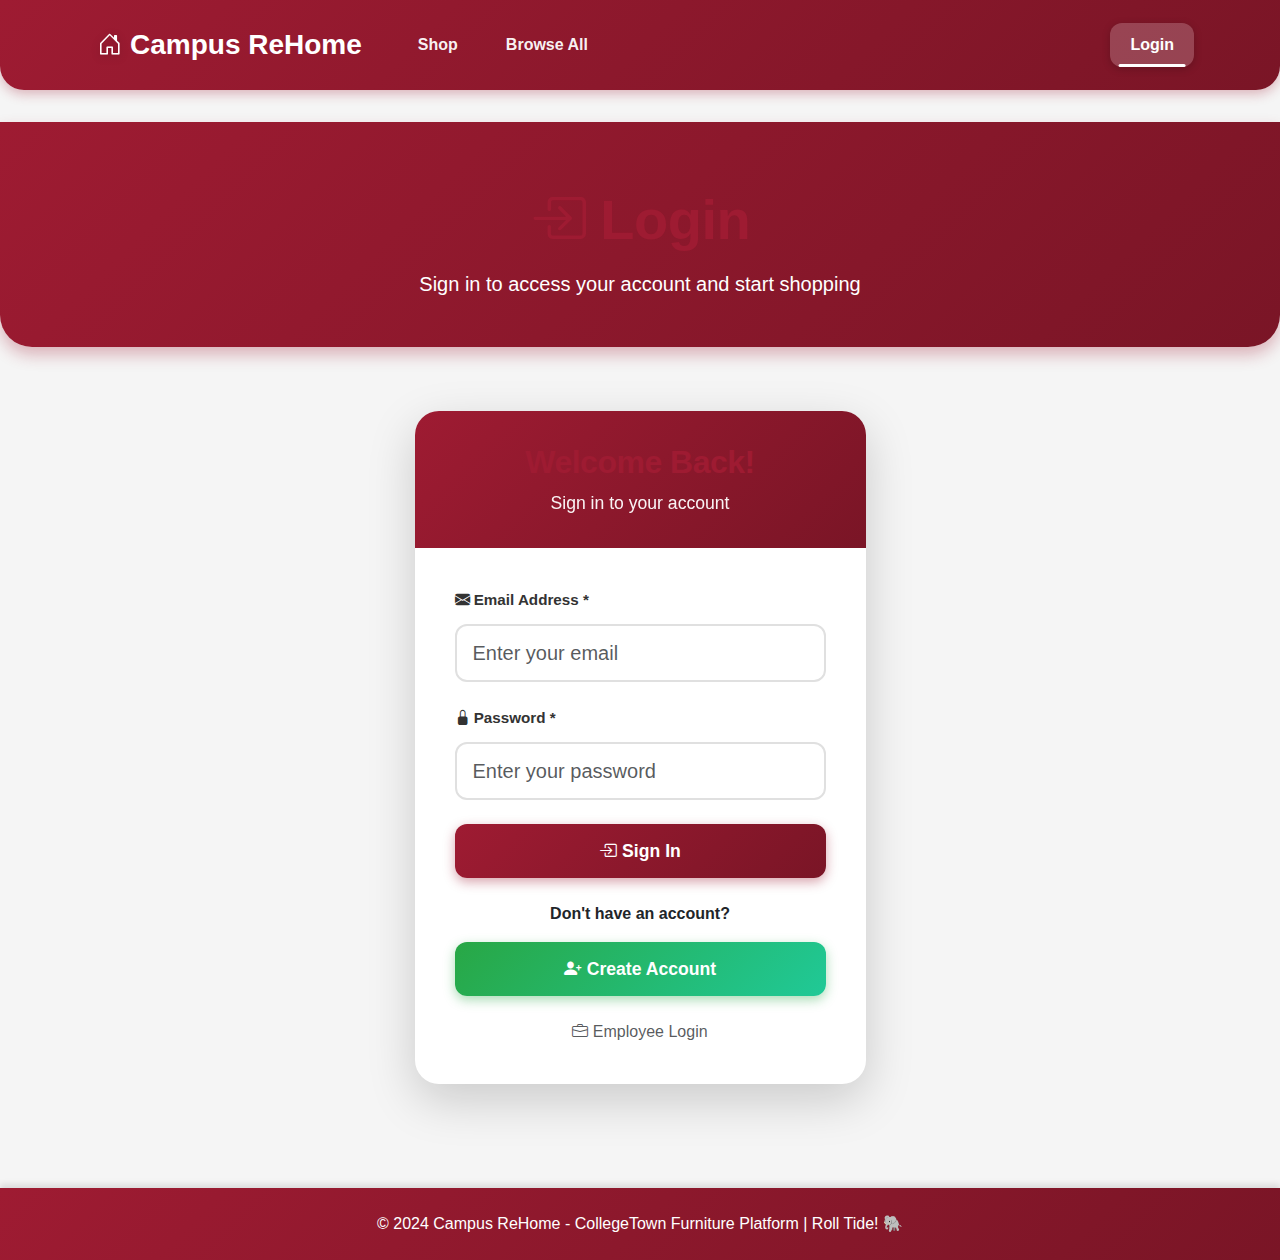
<file: Client/login.html>
<!DOCTYPE html>
<html lang="en">
<head>
  <meta charset="UTF-8">
  <meta name="viewport" content="width=device-width, initial-scale=1">
  <title>Login - Campus ReHome</title>
  
  <!-- Bootstrap 5 CSS -->
  <link
    href="https://cdn.jsdelivr.net/npm/bootstrap@5.3.3/dist/css/bootstrap.min.css"
    rel="stylesheet"
    integrity="sha384-QWTKZyjpPEjISv5WaRU9OFeRpok6YctnYmDr5pNlyT2bRjXh0JMhjY6hW+ALEwIH"
    crossorigin="anonymous"
  />
  
  <!-- Bootstrap Icons -->
  <link rel="stylesheet" href="https://cdn.jsdelivr.net/npm/bootstrap-icons@1.11.1/font/bootstrap-icons.css">
  
  <!-- Custom CSS -->
  <link rel="stylesheet" href="./styles/main.css" />
  <style>
    .login-hero {
      background: linear-gradient(135deg, var(--alabama-crimson) 0%, var(--alabama-crimson-dark) 100%);
      color: white;
      padding: 4rem 0 3rem;
      margin-bottom: 2rem;
      border-radius: 0 0 2rem 2rem;
      box-shadow: 0 8px 16px rgba(158, 27, 50, 0.3);
    }
    .login-container {
      min-height: calc(100vh - 200px);
      display: flex;
      align-items: center;
      justify-content: center;
      padding: 2rem 0;
    }
    .login-card {
      border: none;
      box-shadow: 0 12px 24px rgba(0,0,0,0.15);
      border-radius: 1.5rem;
      max-width: 500px;
      width: 100%;
      overflow: hidden;
      background: white;
    }
    .login-card-header {
      background: linear-gradient(135deg, var(--alabama-crimson) 0%, var(--alabama-crimson-dark) 100%);
      color: white;
      padding: 2rem;
      text-align: center;
    }
    .login-card-header h2 {
      font-size: 2rem;
      font-weight: 700;
      margin-bottom: 0.5rem;
    }
    .login-card-header p {
      margin: 0;
      opacity: 0.95;
      font-size: 1.1rem;
    }
    .login-card-body {
      padding: 2.5rem;
    }
    .btn-signin {
      background: linear-gradient(135deg, var(--alabama-crimson) 0%, var(--alabama-crimson-dark) 100%);
      border: none;
      padding: 0.875rem 2rem;
      font-size: 1.1rem;
      font-weight: 600;
      border-radius: 0.75rem;
      box-shadow: 0 4px 12px rgba(158, 27, 50, 0.4);
      transition: all 0.3s ease;
    }
    .btn-signin:hover {
      transform: translateY(-2px);
      box-shadow: 0 6px 16px rgba(158, 27, 50, 0.5);
    }
    .btn-create-account {
      background: linear-gradient(135deg, #28a745 0%, #20c997 100%);
      border: none;
      color: white;
      padding: 0.875rem 2rem;
      font-size: 1.1rem;
      font-weight: 600;
      border-radius: 0.75rem;
      box-shadow: 0 4px 12px rgba(40, 167, 69, 0.4);
      transition: all 0.3s ease;
    }
    .btn-create-account:hover {
      transform: translateY(-2px);
      box-shadow: 0 6px 16px rgba(40, 167, 69, 0.5);
      color: white;
    }
    .form-control:focus {
      border-color: var(--alabama-crimson);
      box-shadow: 0 0 0 0.25rem rgba(158, 27, 50, 0.25);
    }
  </style>
</head>
<body>
  <nav class="navbar navbar-expand-lg navbar-dark">
    <div class="container">
      <a class="navbar-brand fw-bold" href="./index.html">
        <i class="bi bi-house-door"></i> Campus ReHome
      </a>
      <button class="navbar-toggler" type="button" data-bs-toggle="collapse" data-bs-target="#navbarNav">
        <span class="navbar-toggler-icon"></span>
      </button>
      <div class="collapse navbar-collapse" id="navbarNav">
        <ul class="navbar-nav me-auto">
          <li class="nav-item">
            <a class="nav-link" href="./index.html">Shop</a>
          </li>
          <li class="nav-item">
            <a class="nav-link" href="./furniture.html">Browse All</a>
          </li>
        </ul>
        <ul class="navbar-nav ms-auto">
          <li class="nav-item">
            <a class="nav-link active" href="./login.html">Login</a>
          </li>
        </ul>
      </div>
    </div>
  </nav>

  <!-- Hero Section -->
  <div class="login-hero">
    <div class="container text-center">
      <h1 class="display-4 fw-bold mb-3">
        <i class="bi bi-box-arrow-in-right"></i> Login
      </h1>
      <p class="lead mb-0">Sign in to access your account and start shopping</p>
    </div>
  </div>

  <div class="login-container">
    <div class="container">
      <div class="row justify-content-center">
        <div class="col-md-6 col-lg-5">
          <div class="card login-card shadow-lg">
            <div class="login-card-header">
              <h2>Welcome Back!</h2>
              <p>Sign in to your account</p>
            </div>
            <div class="login-card-body">
              <form id="loginForm">
                <div class="mb-4">
                  <label for="loginEmail" class="form-label fw-semibold">
                    <i class="bi bi-envelope-fill"></i> Email Address *
                  </label>
                  <input type="email" class="form-control form-control-lg" id="loginEmail" required placeholder="Enter your email">
                </div>
                
                <div class="mb-4">
                  <label for="loginPassword" class="form-label fw-semibold">
                    <i class="bi bi-lock-fill"></i> Password *
                  </label>
                  <input type="password" class="form-control form-control-lg" id="loginPassword" required placeholder="Enter your password">
                </div>
                
                <div class="d-grid mb-4">
                  <button type="submit" class="btn btn-signin btn-lg text-white">
                    <i class="bi bi-box-arrow-in-right"></i> Sign In
                  </button>
                </div>
              </form>
              
              <div class="text-center mb-3">
                <p class="mb-3 fw-semibold">Don't have an account?</p>
                <a href="./register.html" class="btn btn-create-account btn-lg w-100">
                  <i class="bi bi-person-plus-fill"></i> Create Account
                </a>
              </div>
              
              <div class="text-center mt-4">
                <a href="./employee-login.html" class="text-decoration-none text-muted">
                  <i class="bi bi-briefcase"></i> Employee Login
                </a>
              </div>
              
              <div id="loginError" class="alert alert-danger mt-3 rounded-3" style="display: none;"></div>
            </div>
          </div>
        </div>
      </div>
    </div>
  </div>

  <footer class="mt-5 py-4 bg-primary text-white">
    <div class="container text-center">
      <p class="mb-0">&copy; 2024 Campus ReHome - CollegeTown Furniture Platform | Roll Tide! 🐘</p>
    </div>
  </footer>

  <!-- Bootstrap 5 JS Bundle -->
  <script
    src="https://cdn.jsdelivr.net/npm/bootstrap@5.3.3/dist/js/bootstrap.bundle.min.js"
    integrity="sha384-YvpcrYf0tY3lHB60NNkmXc5s9fDVZLESaAA55NDzOxhy9GkcIdslK1eN7N6jIeHz"
    crossorigin="anonymous"
  ></script>
  
  <script>
    // Get API base URL
    function getApiBaseUrl() {
      if (window.location.protocol === 'file:') {
        return 'http://localhost:5000/api';
      }
      return '/api';
    }

    // Check if already logged in
    if (localStorage.getItem('userToken') && localStorage.getItem('userType')) {
      const userType = localStorage.getItem('userType');
      if (userType === 'employee' && localStorage.getItem('isAdmin')) {
        window.location.href = './admin.html';
      } else {
        window.location.href = './profile.html';
      }
    }

    document.getElementById('loginForm').addEventListener('submit', async function(e) {
      e.preventDefault();
      
      const email = document.getElementById('loginEmail').value.trim();
      const password = document.getElementById('loginPassword').value;
      
      const errorDiv = document.getElementById('loginError');
      errorDiv.style.display = 'none';
      
      // Validate
      if (!email || !password) {
        errorDiv.textContent = 'Please enter both email and password';
        errorDiv.style.display = 'block';
        return;
      }
      
      console.log('Login attempt:', { email }); // Debug log
      
      try {
        const apiUrl = `${getApiBaseUrl()}/auth/login`;
        console.log('Calling API:', apiUrl);
        
        const response = await fetch(apiUrl, {
          method: 'POST',
          headers: {
            'Content-Type': 'application/json'
          },
          body: JSON.stringify({
            Email: email,
            Password: password
          })
        });

        console.log('Response status:', response.status);
        const data = await response.json();
        console.log('Response data:', data);

        if (!response.ok) {
          throw new Error(data.message || 'Login failed. Please check your credentials.');
        }

        // Store user info (backend returns snake_case, so use user_id instead of userId)
        const userId = data.user_id || data.userId; // Support both formats
        const userType = data.user_type || data.userType || 'customer'; // Get user type from response
        localStorage.setItem('userToken', data.token || 'authenticated');
        localStorage.setItem('userId', userId);
        localStorage.setItem('userType', userType);
        localStorage.setItem('userName', data.name || email);
        localStorage.setItem('userEmail', email);

        // Redirect based on user type from response
        if (userType === 'employee') {
          // Check if admin
          try {
            const empResponse = await fetch(`${getApiBaseUrl()}/employees/${userId}`);
            if (empResponse.ok) {
              const employee = await empResponse.json();
              const role = (employee.role || '').toLowerCase();
              if (role.includes('admin') || role.includes('manager')) {
                localStorage.setItem('isAdmin', 'true');
                localStorage.setItem('adminRole', employee.role);
                window.location.href = './admin.html';
                return;
              }
            }
          } catch (err) {
            console.error('Error checking admin status:', err);
          }
          // Regular employee - go to marketplace
          window.location.href = './index.html';
        } else {
          // Customer - go to marketplace
          window.location.href = './index.html';
        }
      } catch (error) {
        console.error('Login error:', error);
        errorDiv.textContent = error.message || 'Invalid email or password. Please try again.';
        errorDiv.style.display = 'block';
      }
    });
  </script>
</body>
</html>
</file>
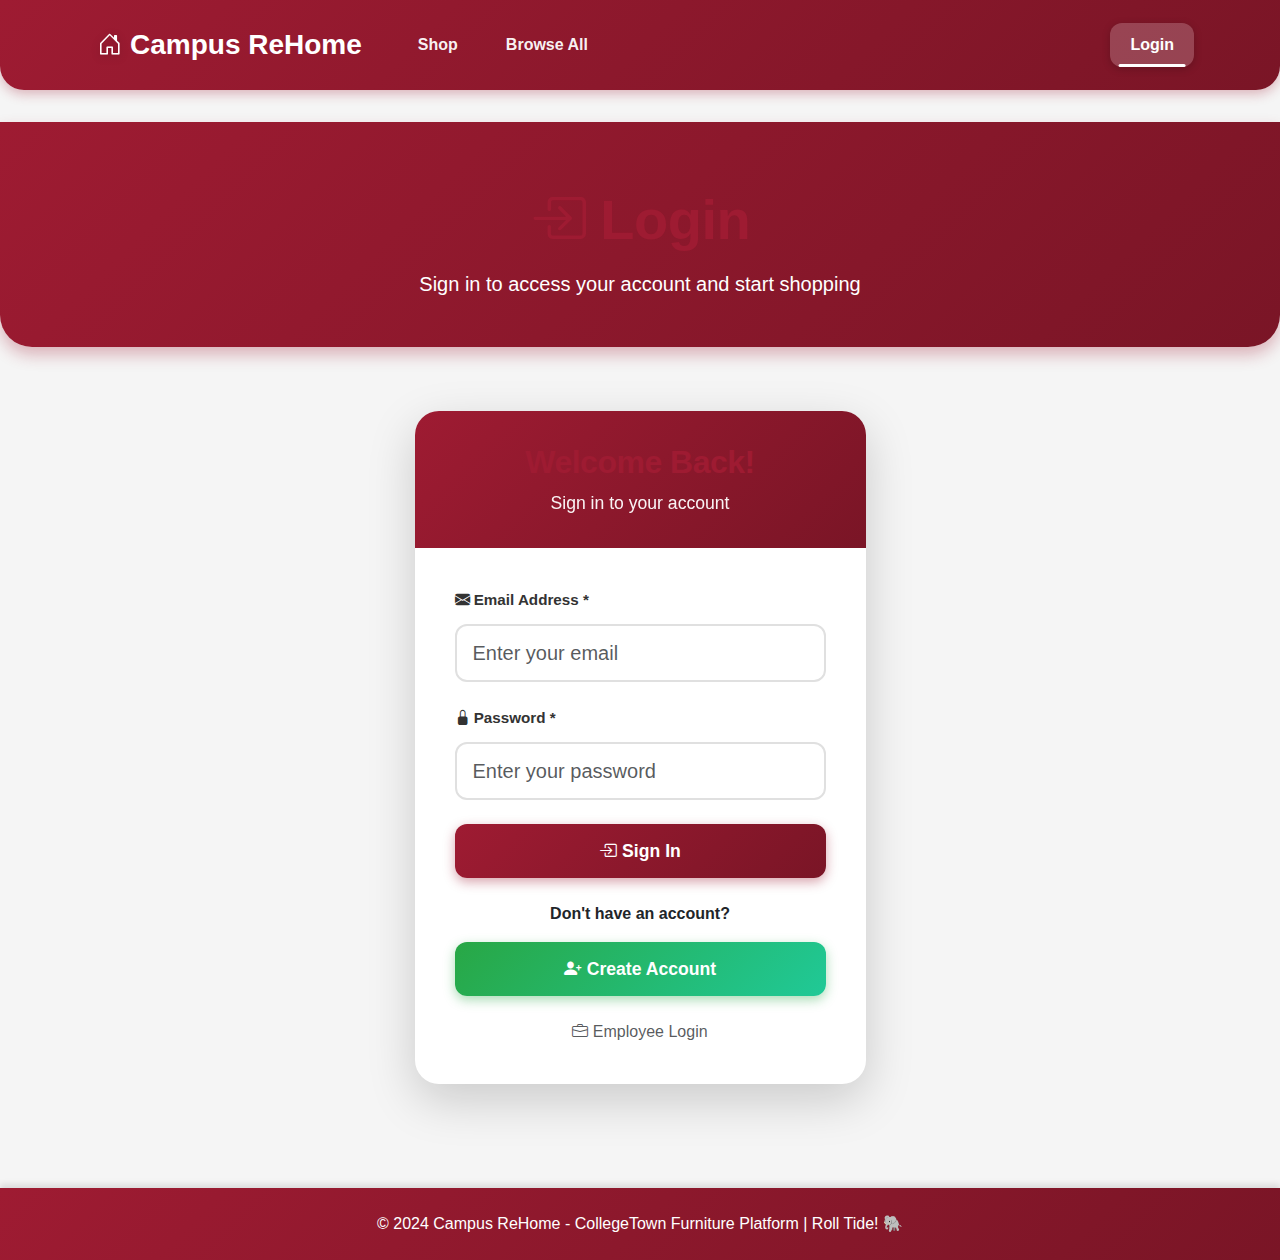
<file: Client/profile.html>
<!DOCTYPE html>
<html lang="en">
<head>
  <meta charset="UTF-8">
  <meta name="viewport" content="width=device-width, initial-scale=1">
  <title>My Profile - Campus ReHome</title>
  
  <!-- Bootstrap 5 CSS -->
  <link
    href="https://cdn.jsdelivr.net/npm/bootstrap@5.3.3/dist/css/bootstrap.min.css"
    rel="stylesheet"
    integrity="sha384-QWTKZyjpPEjISv5WaRU9OFeRpok6YctnYmDr5pNlyT2bRjXh0JMhjY6hW+ALEwIH"
    crossorigin="anonymous"
  />
  
  <!-- Custom CSS -->
  <link rel="stylesheet" href="./styles/main.css" />
  <style>
    /* Force hide employee navigation items by default - highest priority */
    #furnitureNavItem,
    #customersNavItem,
    #employeesNavItem,
    #transactionsNavItem {
      display: none !important;
      visibility: hidden !important;
      opacity: 0 !important;
      height: 0 !important;
      width: 0 !important;
      overflow: hidden !important;
      position: absolute !important;
      left: -9999px !important;
    }
    
    /* Only show for employees when body has employee-user class */
    body.employee-user #furnitureNavItem,
    body.employee-user #customersNavItem,
    body.employee-user #employeesNavItem,
    body.employee-user #transactionsNavItem {
      display: block !important;
      visibility: visible !important;
      opacity: 1 !important;
      height: auto !important;
      width: auto !important;
      overflow: visible !important;
      position: static !important;
      left: auto !important;
    }
  </style>
  <script>
    // Run immediately - before page renders
    (function() {
      // Get user type from localStorage immediately
      const userType = localStorage.getItem('userType');
      
      // If not an employee, ensure nav items are never shown
      if (!userType || userType.toLowerCase() !== 'employee') {
        // Add CSS to permanently hide
        const style = document.createElement('style');
        style.textContent = `
          #furnitureNavItem,
          #customersNavItem,
          #employeesNavItem,
          #transactionsNavItem {
            display: none !important;
            visibility: hidden !important;
            height: 0 !important;
            width: 0 !important;
            overflow: hidden !important;
            margin: 0 !important;
            padding: 0 !important;
          }
        `;
        document.head.appendChild(style);
      }
    })();
  </script>
</head>
<body>
  <nav class="navbar navbar-expand-lg navbar-dark">
    <div class="container">
      <a class="navbar-brand" href="./index.html">🏠 Campus ReHome</a>
      <button class="navbar-toggler" type="button" data-bs-toggle="collapse" data-bs-target="#navbarNav">
        <span class="navbar-toggler-icon"></span>
      </button>
      <div class="collapse navbar-collapse" id="navbarNav">
        <ul class="navbar-nav ms-auto">
          <li class="nav-item">
            <a class="nav-link" href="./index.html">
              <i class="bi bi-house"></i> Home
            </a>
          </li>
          <li class="nav-item">
            <a class="nav-link active" href="./profile.html">
              <i class="bi bi-person-circle"></i> Profile
            </a>
          </li>
          <li class="nav-item">
            <a class="nav-link" href="#" onclick="logout()">
              <i class="bi bi-box-arrow-right"></i> Logout
            </a>
          </li>
        </ul>
      </div>
    </div>
  </nav>

  <div class="container my-4">
    <div class="row">
      <div class="col-md-8 offset-md-2">
        <div class="card shadow">
          <div class="card-header bg-primary text-white">
            <h3 class="mb-0">My Profile</h3>
          </div>
          <div class="card-body">
            <div id="profileLoading" class="text-center py-4">
              <div class="spinner-border text-primary" role="status">
                <span class="visually-hidden">Loading...</span>
              </div>
            </div>
            
            <div id="profileContent" style="display: none;">
              <div class="mb-4">
                <h5 class="text-muted">Account Information</h5>
                <hr>
                <div class="row mb-3">
                  <div class="col-sm-4"><strong>User ID:</strong></div>
                  <div class="col-sm-8" id="profileId">-</div>
                </div>
                <div class="row mb-3">
                  <div class="col-sm-4"><strong>Name:</strong></div>
                  <div class="col-sm-8" id="profileName">-</div>
                </div>
                <div class="row mb-3">
                  <div class="col-sm-4"><strong>Email:</strong></div>
                  <div class="col-sm-8" id="profileEmail">-</div>
                </div>
                <div class="row mb-3">
                  <div class="col-sm-4"><strong>Phone:</strong></div>
                  <div class="col-sm-8" id="profilePhone">-</div>
                </div>
                <div id="profileRoleRow" class="row mb-3" style="display: none;">
                  <div class="col-sm-4"><strong>Role:</strong></div>
                  <div class="col-sm-8" id="profileRole">-</div>
                </div>
                <div id="profileAddressRow" class="row mb-3" style="display: none;">
                  <div class="col-sm-4"><strong>Address:</strong></div>
                  <div class="col-sm-8" id="profileAddress">-</div>
                </div>
                <div id="profileHireDateRow" class="row mb-3" style="display: none;">
                  <div class="col-sm-4"><strong>Hire Date:</strong></div>
                  <div class="col-sm-8" id="profileHireDate">-</div>
                </div>
                <div id="profileJoinDateRow" class="row mb-3" style="display: none;">
                  <div class="col-sm-4"><strong>Join Date:</strong></div>
                  <div class="col-sm-8" id="profileJoinDate">-</div>
                </div>
                <div id="profileStatusRow" class="row mb-3" style="display: none;">
                  <div class="col-sm-4"><strong>Status:</strong></div>
                  <div class="col-sm-8" id="profileStatus">-</div>
                </div>
              </div>
              
              <div class="d-grid gap-2">
                <button type="button" class="btn btn-primary" data-bs-toggle="modal" data-bs-target="#editProfileModal">
                  Edit Profile
                </button>
                <button type="button" class="btn btn-outline-secondary" data-bs-toggle="modal" data-bs-target="#changePasswordModal">
                  Change Password
                </button>
              </div>
            </div>
            
            <div id="profileError" class="alert alert-danger" style="display: none;"></div>
          </div>
        </div>

        <!-- Transaction History Section (Customers Only) -->
        <div id="transactionHistorySection" class="card shadow mt-4" style="display: none;">
          <div class="card-header bg-primary text-white">
            <h3 class="mb-0">Order History</h3>
          </div>
          <div class="card-body">
            <div id="transactionsLoading" class="text-center py-4">
              <div class="spinner-border text-primary" role="status">
                <span class="visually-hidden">Loading...</span>
              </div>
            </div>
            
            <div id="transactionsContent" style="display: none;">
              <div id="transactionsList"></div>
            </div>
            
            <div id="transactionsError" class="alert alert-danger" style="display: none;"></div>
          </div>
        </div>
      </div>
    </div>
  </div>

  <!-- Edit Profile Modal -->
  <div class="modal fade" id="editProfileModal" tabindex="-1" aria-labelledby="editProfileModalLabel" aria-hidden="true">
    <div class="modal-dialog">
      <div class="modal-content">
        <div class="modal-header">
          <h5 class="modal-title" id="editProfileModalLabel">Edit Profile</h5>
          <button type="button" class="btn-close" data-bs-dismiss="modal" aria-label="Close"></button>
        </div>
        <div class="modal-body">
          <form id="editProfileForm">
            <div class="mb-3">
              <label for="editFirstName" class="form-label">First Name *</label>
              <input type="text" class="form-control" id="editFirstName" required>
            </div>
            <div class="mb-3">
              <label for="editLastName" class="form-label">Last Name *</label>
              <input type="text" class="form-control" id="editLastName" required>
            </div>
            <div class="mb-3">
              <label for="editEmail" class="form-label">Email *</label>
              <input type="email" class="form-control" id="editEmail" required>
            </div>
            <div class="mb-3">
              <label for="editPhone" class="form-label">Phone</label>
              <input type="tel" class="form-control" id="editPhone">
            </div>
            <div id="editRoleField" class="mb-3" style="display: none;">
              <label for="editRole" class="form-label">Role *</label>
              <input type="text" class="form-control" id="editRole">
            </div>
            <div id="editAddressField" class="mb-3" style="display: none;">
              <label for="editAddress" class="form-label">Address</label>
              <input type="text" class="form-control" id="editAddress">
            </div>
          </form>
        </div>
        <div class="modal-footer">
          <button type="button" class="btn btn-secondary" data-bs-dismiss="modal">Cancel</button>
          <button type="button" class="btn btn-primary" onclick="submitProfileEdit()">Save Changes</button>
        </div>
      </div>
    </div>
  </div>

  <!-- Change Password Modal -->
  <div class="modal fade" id="changePasswordModal" tabindex="-1" aria-labelledby="changePasswordModalLabel" aria-hidden="true">
    <div class="modal-dialog">
      <div class="modal-content">
        <div class="modal-header">
          <h5 class="modal-title" id="changePasswordModalLabel">Change Password</h5>
          <button type="button" class="btn-close" data-bs-dismiss="modal" aria-label="Close"></button>
        </div>
        <div class="modal-body">
          <form id="changePasswordForm">
            <div class="mb-3">
              <label for="currentPassword" class="form-label">Current Password *</label>
              <input type="password" class="form-control" id="currentPassword" required>
            </div>
            <div class="mb-3">
              <label for="newPassword" class="form-label">New Password *</label>
              <input type="password" class="form-control" id="newPassword" required minlength="6">
            </div>
            <div class="mb-3">
              <label for="confirmNewPassword" class="form-label">Confirm New Password *</label>
              <input type="password" class="form-control" id="confirmNewPassword" required>
            </div>
          </form>
        </div>
        <div class="modal-footer">
          <button type="button" class="btn btn-secondary" data-bs-dismiss="modal">Cancel</button>
          <button type="button" class="btn btn-primary" onclick="submitPasswordChange()">Change Password</button>
        </div>
      </div>
    </div>
  </div>

  <footer class="mt-5">
    <div class="container">
      <p class="mb-0">&copy; 2024 Campus ReHome - CollegeTown Furniture Platform | Roll Tide! 🐘</p>
    </div>
  </footer>

  <!-- Bootstrap 5 JS Bundle -->
  <script
    src="https://cdn.jsdelivr.net/npm/bootstrap@5.3.3/dist/js/bootstrap.bundle.min.js"
    integrity="sha384-YvpcrYf0tY3lHB60NNkmXc5s9fDVZLESaAA55NDzOxhy9GkcIdslK1eN7N6jIeHz"
    crossorigin="anonymous"
  ></script>
  
  <script>
    // Get API base URL
    function getApiBaseUrl() {
      if (window.location.protocol === 'file:') {
        return 'http://localhost:5000/api';
      }
      return '/api';
    }

    // Check authentication
    const userToken = localStorage.getItem('userToken');
    const userId = localStorage.getItem('userId');
    const userType = localStorage.getItem('userType');

    if (!userToken || !userId || !userType) {
      window.location.href = './login.html';
    }

    // Add employee navigation items ONLY if user is an employee
    console.log('User Type:', userType); // Debug log
    
    // First, ensure any existing employee nav items are removed
    const existingFurniture = document.getElementById('furnitureNavItem');
    const existingCustomers = document.getElementById('customersNavItem');
    const existingEmployees = document.getElementById('employeesNavItem');
    const existingTransactions = document.getElementById('transactionsNavItem');
    
    if (existingFurniture) existingFurniture.remove();
    if (existingCustomers) existingCustomers.remove();
    if (existingEmployees) existingEmployees.remove();
    if (existingTransactions) existingTransactions.remove();
    
    // Only add them back if user is explicitly an employee
    if (userType && userType.toLowerCase() === 'employee') {
      console.log('Employee user - adding employee nav items');
      
      // Add the nav items for employees
      const navList = document.querySelector('.navbar-nav.ms-auto');
      if (navList) {
        const homeItem = navList.querySelector('li:first-child');
        if (homeItem) {
          const furnitureNav = document.createElement('li');
          furnitureNav.className = 'nav-item';
          furnitureNav.id = 'furnitureNavItem';
          furnitureNav.innerHTML = '<a class="nav-link" href="./furniture.html"><i class="bi bi-furniture"></i> Furniture</a>';
          homeItem.after(furnitureNav);
          
          const customersNav = document.createElement('li');
          customersNav.className = 'nav-item';
          customersNav.id = 'customersNavItem';
          customersNav.innerHTML = '<a class="nav-link" href="./customers.html"><i class="bi bi-people"></i> Customers</a>';
          furnitureNav.after(customersNav);
          
          const employeesNav = document.createElement('li');
          employeesNav.className = 'nav-item';
          employeesNav.id = 'employeesNavItem';
          employeesNav.innerHTML = '<a class="nav-link" href="./employees.html"><i class="bi bi-person-badge"></i> Employees</a>';
          customersNav.after(employeesNav);
          
          const transactionsNav = document.createElement('li');
          transactionsNav.className = 'nav-item';
          transactionsNav.id = 'transactionsNavItem';
          transactionsNav.innerHTML = '<a class="nav-link" href="./transactions.html"><i class="bi bi-receipt"></i> Transactions</a>';
          employeesNav.after(transactionsNav);
        }
      }
    } else {
      console.log('Customer user - employee nav items will NOT be added');
      // Double-check: remove any that might exist
      setTimeout(() => {
        const checkFurniture = document.getElementById('furnitureNavItem');
        const checkCustomers = document.getElementById('customersNavItem');
        const checkEmployees = document.getElementById('employeesNavItem');
        const checkTransactions = document.getElementById('transactionsNavItem');
        if (checkFurniture) checkFurniture.remove();
        if (checkCustomers) checkCustomers.remove();
        if (checkEmployees) checkEmployees.remove();
        if (checkTransactions) checkTransactions.remove();
      }, 100);
    }

    // Load profile data
    async function loadProfile() {
      try {
        const endpoint = userType === 'employee' ? 'employees' : 'customers';
        const response = await fetch(`${getApiBaseUrl()}/${endpoint}/${userId}`);
        
        if (!response.ok) {
          throw new Error('Failed to load profile');
        }
        
        const data = await response.json();
        // Handle snake_case response
        const user = {
          customer_id: data.customer_id || data.customerId,
          employee_id: data.employee_id || data.employeeId,
          first_name: data.first_name || data.firstName,
          last_name: data.last_name || data.lastName,
          email: data.email,
          phone: data.phone,
          phone_number: data.phone_number || data.phoneNumber,
          address: data.address,
          role: data.role,
          hire_date: data.hire_date || data.hireDate,
          join_date: data.join_date || data.joinDate,
          is_active: data.is_active !== undefined ? data.is_active : data.isActive
        };
        displayProfile(user);
      } catch (error) {
        console.error('Error loading profile:', error);
        document.getElementById('profileLoading').style.display = 'none';
        document.getElementById('profileError').textContent = 'Error loading profile. Please try again.';
        document.getElementById('profileError').style.display = 'block';
      }
    }

    function displayProfile(user) {
      document.getElementById('profileId').textContent = userType === 'employee' ? user.employee_id : user.customer_id;
      document.getElementById('profileName').textContent = `${user.first_name} ${user.last_name}`;
      document.getElementById('profileEmail').textContent = user.email;
      document.getElementById('profilePhone').textContent = user.phone || user.phone_number || '-';
      
      if (userType === 'employee') {
        document.getElementById('profileRoleRow').style.display = 'flex';
        document.getElementById('profileRole').textContent = user.role;
        document.getElementById('editRoleField').style.display = 'block';
        document.getElementById('editRole').value = user.role;
        
        if (user.hire_date) {
          document.getElementById('profileHireDateRow').style.display = 'flex';
          document.getElementById('profileHireDate').textContent = new Date(user.hire_date).toLocaleDateString();
        }
        
        document.getElementById('profileStatusRow').style.display = 'flex';
        document.getElementById('profileStatus').innerHTML = user.is_active 
          ? '<span class="badge bg-success">Active</span>'
          : '<span class="badge bg-secondary">Inactive</span>';
      } else {
        document.getElementById('profileAddressRow').style.display = 'flex';
        document.getElementById('profileAddress').textContent = user.address || '-';
        document.getElementById('editAddressField').style.display = 'block';
        document.getElementById('editAddress').value = user.address || '';
        
        if (user.join_date) {
          document.getElementById('profileJoinDateRow').style.display = 'flex';
          document.getElementById('profileJoinDate').textContent = new Date(user.join_date).toLocaleDateString();
        }
      }
      
      // Populate edit form
      document.getElementById('editFirstName').value = user.first_name;
      document.getElementById('editLastName').value = user.last_name;
      document.getElementById('editEmail').value = user.email;
      document.getElementById('editPhone').value = user.phone || user.phone_number || '';
      
      document.getElementById('profileLoading').style.display = 'none';
      document.getElementById('profileContent').style.display = 'block';
      
      // Load transaction history for customers
      if (userType === 'customer') {
        const customerId = user.customer_id || userId;
        console.log('Loading transactions for customer ID:', customerId, 'user object:', user);
        if (customerId) {
          loadCustomerTransactions(customerId);
        } else {
          console.error('No customer ID found - user:', user, 'userId:', userId);
        }
      }
    }

    async function loadCustomerTransactions(customerId) {
      try {
        document.getElementById('transactionHistorySection').style.display = 'block';
        document.getElementById('transactionsLoading').style.display = 'block';
        document.getElementById('transactionsContent').style.display = 'none';
        document.getElementById('transactionsError').style.display = 'none';
        
        const url = `${getApiBaseUrl()}/transactions/customer/${customerId}`;
        console.log('Loading transactions from:', url);
        
        const response = await fetch(url);
        
        if (!response.ok) {
          const errorText = await response.text();
          console.error('API Error:', response.status, errorText);
          throw new Error(`Failed to load transactions: ${response.status} ${errorText}`);
        }
        
        const data = await response.json();
        console.log('Transactions data:', data);
        const transactions = data.transactions || [];
        
        displayCustomerTransactions(transactions);
      } catch (error) {
        console.error('Error loading transactions:', error);
        document.getElementById('transactionsLoading').style.display = 'none';
        document.getElementById('transactionsError').textContent = `Error loading order history: ${error.message}. Please try again.`;
        document.getElementById('transactionsError').style.display = 'block';
      }
    }

    function displayCustomerTransactions(transactions) {
      const transactionsList = document.getElementById('transactionsList');
      
      if (transactions.length === 0) {
        transactionsList.innerHTML = '<p class="text-muted text-center">No orders yet. Start shopping to see your order history here!</p>';
        document.getElementById('transactionsLoading').style.display = 'none';
        document.getElementById('transactionsContent').style.display = 'block';
        return;
      }
      
      transactionsList.innerHTML = transactions.map(transaction => {
        const date = new Date(transaction.transaction_date || transaction.transactionDate).toLocaleDateString();
        const statusClass = transaction.status === 'Completed' ? 'bg-success' : 
                           transaction.status === 'Pending' ? 'bg-warning' : 'bg-secondary';
        const statusTextColor = transaction.status === 'Pending' ? 'text-dark' : '';
        
        // Build items list
        const details = transaction.details || transaction.Details || [];
        const itemsList = details.length > 0 
          ? details.map(detail => {
              const itemName = detail.furniture_name || detail.furnitureName || `Item #${detail.furniture_id || detail.furnitureId}`;
              const quantity = detail.quantity || detail.Quantity || 0;
              const price = parseFloat(detail.sale_price || detail.salePrice || detail.SalePrice || 0).toFixed(2);
              return `<li>${itemName} × ${quantity} - $${price}</li>`;
            }).join('')
          : '<li>No items found</li>';
        
        return `
          <div class="card mb-3">
            <div class="card-body">
              <div class="row">
                <div class="col-md-8">
                  <h5 class="card-title">Order #${transaction.transaction_id || transaction.transactionId}</h5>
                  <p class="text-muted mb-2"><strong>Date:</strong> ${date}</p>
                  <p class="text-muted mb-2"><strong>Payment Method:</strong> ${transaction.payment_method || transaction.paymentMethod}</p>
                  <p class="mb-2"><strong>Items:</strong></p>
                  <ul class="mb-0">${itemsList}</ul>
                </div>
                <div class="col-md-4 text-end">
                  <h4 class="text-primary mb-3">$${parseFloat(transaction.total_amount || transaction.totalAmount || 0).toFixed(2)}</h4>
                  <span class="badge ${statusClass} ${statusTextColor} fs-6">${transaction.status}</span>
                </div>
              </div>
            </div>
          </div>
        `;
      }).join('');
      
      document.getElementById('transactionsLoading').style.display = 'none';
      document.getElementById('transactionsContent').style.display = 'block';
    }

    async function submitProfileEdit() {
      const form = document.getElementById('editProfileForm');
      if (!form.checkValidity()) {
        form.reportValidity();
        return;
      }

      const endpoint = userType === 'employee' ? 'employees' : 'customers';
      
      // Get current user data to preserve password and other fields
      try {
        const getResponse = await fetch(`${getApiBaseUrl()}/${endpoint}/${userId}`);
        if (!getResponse.ok) {
          throw new Error('Failed to load user data');
        }
        
        const userData = await getResponse.json();
        const user = {
          first_name: userData.first_name || userData.firstName,
          last_name: userData.last_name || userData.lastName,
          email: userData.email,
          phone: userData.phone,
          phone_number: userData.phone_number || userData.phoneNumber,
          address: userData.address,
          role: userData.role,
          hire_date: userData.hire_date || userData.hireDate,
          is_active: userData.is_active !== undefined ? userData.is_active : userData.isActive,
          userpassword: userData.userpassword || userData.userPassword
        };
        
        const updateData = {
          FirstName: document.getElementById('editFirstName').value,
          LastName: document.getElementById('editLastName').value,
          Email: document.getElementById('editEmail').value,
          UserPassword: user.userpassword // Keep existing password
        };

        if (userType === 'employee') {
          updateData.PhoneNumber = document.getElementById('editPhone').value || null;
          updateData.Role = document.getElementById('editRole').value;
          updateData.HireDate = user.hire_date || null;
          updateData.IsActive = user.is_active !== undefined ? user.is_active : true;
        } else {
          updateData.Phone = document.getElementById('editPhone').value || null;
          updateData.Address = document.getElementById('editAddress').value || null;
        }

        const response = await fetch(`${getApiBaseUrl()}/${endpoint}/${userId}`, {
          method: 'PUT',
          headers: {
            'Content-Type': 'application/json'
          },
          body: JSON.stringify(updateData)
        });

        if (!response.ok) {
          throw new Error('Failed to update profile');
        }

        // Close modal and reload profile
        const modal = bootstrap.Modal.getInstance(document.getElementById('editProfileModal'));
        modal.hide();
        loadProfile();
        alert('Profile updated successfully!');
      } catch (error) {
        console.error('Error updating profile:', error);
        alert('Error updating profile: ' + error.message);
      }
    }

    async function submitPasswordChange() {
      const form = document.getElementById('changePasswordForm');
      if (!form.checkValidity()) {
        form.reportValidity();
        return;
      }

      const newPassword = document.getElementById('newPassword').value;
      const confirmPassword = document.getElementById('confirmNewPassword').value;

      if (newPassword !== confirmPassword) {
        alert('New passwords do not match');
        return;
      }

      const endpoint = userType === 'employee' ? 'employees' : 'customers';
      
      try {
        // Get current user data first
        const getResponse = await fetch(`${getApiBaseUrl()}/${endpoint}/${userId}`);
        if (!getResponse.ok) {
          throw new Error('Failed to load user data');
        }
        
        const userData = await getResponse.json();
        // Handle snake_case response
        const user = {
          first_name: userData.first_name || userData.firstName,
          last_name: userData.last_name || userData.lastName,
          email: userData.email,
          phone: userData.phone,
          phone_number: userData.phone_number || userData.phoneNumber,
          address: userData.address,
          role: userData.role,
          hire_date: userData.hire_date || userData.hireDate,
          is_active: userData.is_active !== undefined ? userData.is_active : userData.isActive
        };
        
        const updateData = {
          FirstName: user.first_name,
          LastName: user.last_name,
          Email: user.email,
          UserPassword: newPassword
        };

        if (userType === 'employee') {
          updateData.PhoneNumber = user.phone_number || null;
          updateData.Role = user.role;
          updateData.HireDate = user.hire_date || null;
          updateData.IsActive = user.is_active !== undefined ? user.is_active : true;
        } else {
          updateData.Phone = user.phone || null;
          updateData.Address = user.address || null;
        }

        const response = await fetch(`${getApiBaseUrl()}/${endpoint}/${userId}`, {
          method: 'PUT',
          headers: {
            'Content-Type': 'application/json'
          },
          body: JSON.stringify(updateData)
        });

        if (!response.ok) {
          throw new Error('Failed to change password');
        }

        const modal = bootstrap.Modal.getInstance(document.getElementById('changePasswordModal'));
        modal.hide();
        form.reset();
        alert('Password changed successfully!');
      } catch (error) {
        console.error('Error changing password:', error);
        alert('Error changing password: ' + error.message);
      }
    }

    function logout() {
      if (confirm('Are you sure you want to logout?')) {
        localStorage.removeItem('userToken');
        localStorage.removeItem('userId');
        localStorage.removeItem('userType');
        localStorage.removeItem('userName');
        localStorage.removeItem('userEmail');
        window.location.href = './index.html';
      }
    }

    // Load profile on page load
    loadProfile();
  </script>
</body>
</html>
</file>
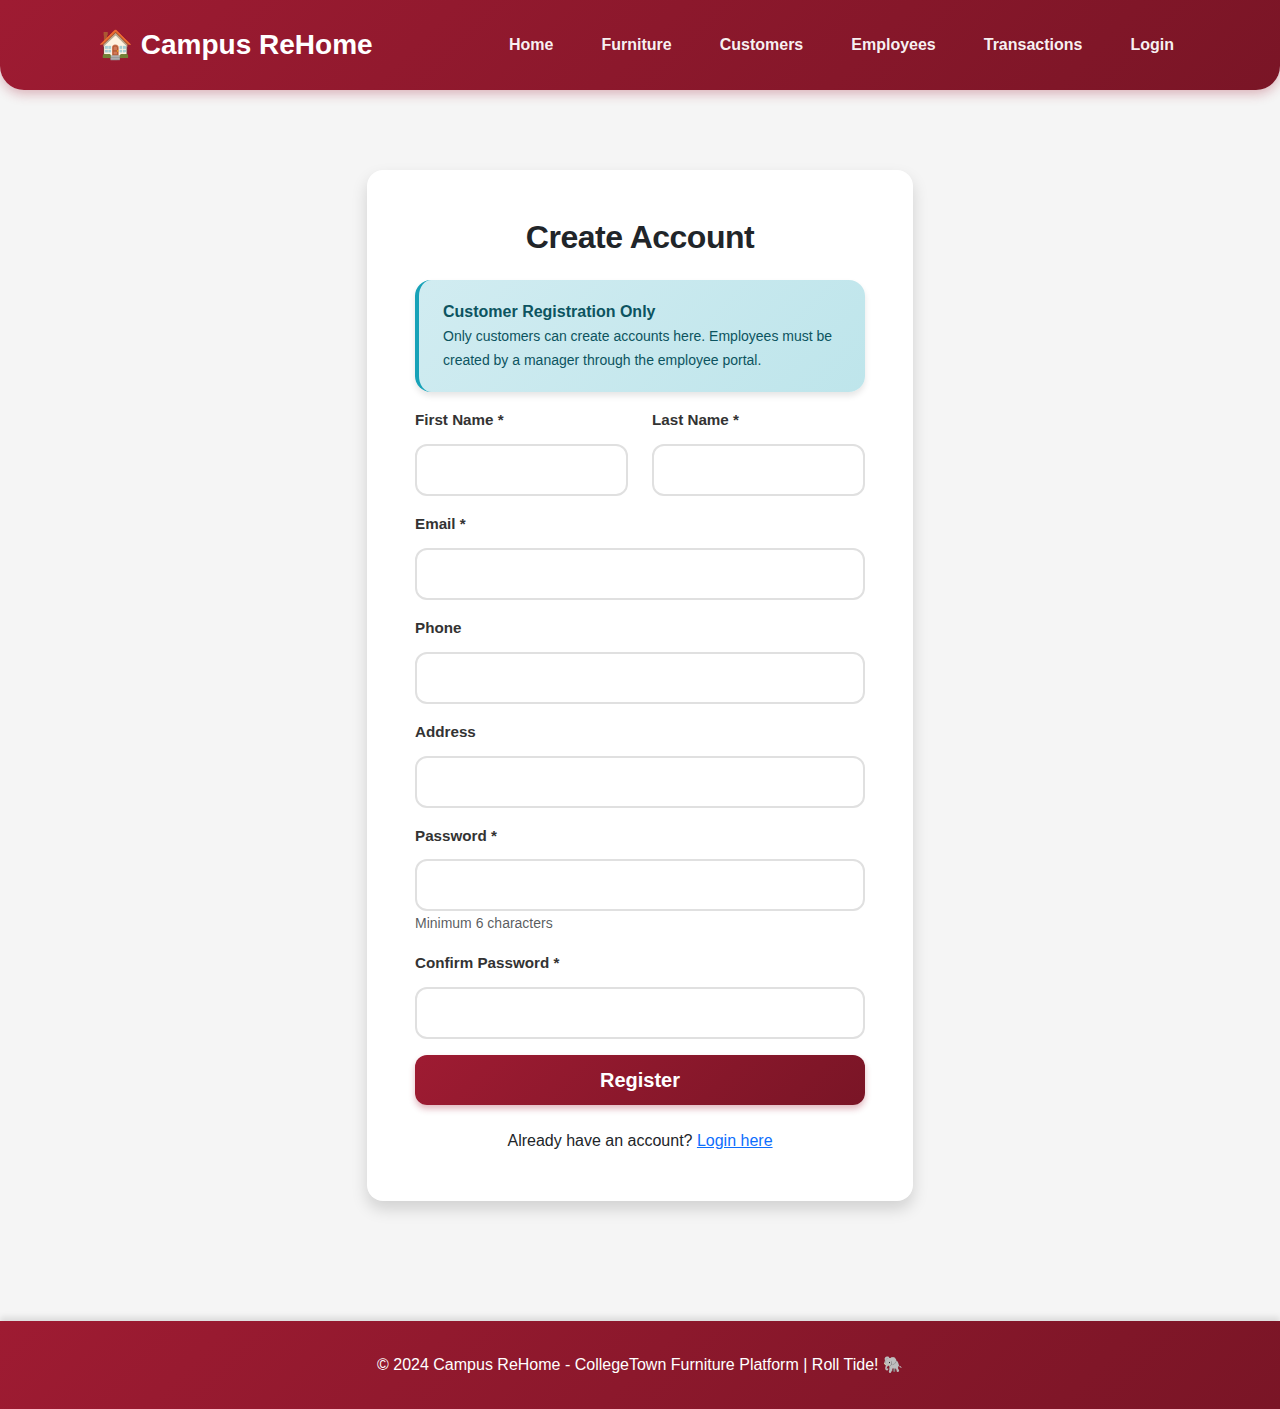
<file: Client/register.html>
<!DOCTYPE html>
<html lang="en">
<head>
  <meta charset="UTF-8">
  <meta name="viewport" content="width=device-width, initial-scale=1">
  <title>Register - Campus ReHome</title>
  
  <!-- Bootstrap 5 CSS -->
  <link
    href="https://cdn.jsdelivr.net/npm/bootstrap@5.3.3/dist/css/bootstrap.min.css"
    rel="stylesheet"
    integrity="sha384-QWTKZyjpPEjISv5WaRU9OFeRpok6YctnYmDr5pNlyT2bRjXh0JMhjY6hW+ALEwIH"
    crossorigin="anonymous"
  />
  
  <!-- Custom CSS -->
  <link rel="stylesheet" href="./styles/main.css" />
</head>
<body>
  <nav class="navbar navbar-expand-lg navbar-dark">
    <div class="container">
      <a class="navbar-brand" href="./index.html">🏠 Campus ReHome</a>
      <button class="navbar-toggler" type="button" data-bs-toggle="collapse" data-bs-target="#navbarNav">
        <span class="navbar-toggler-icon"></span>
      </button>
      <div class="collapse navbar-collapse" id="navbarNav">
        <ul class="navbar-nav ms-auto">
          <li class="nav-item">
            <a class="nav-link" href="./index.html">Home</a>
          </li>
          <li class="nav-item">
            <a class="nav-link" href="./furniture.html">Furniture</a>
          </li>
          <li class="nav-item">
            <a class="nav-link" href="./customers.html">Customers</a>
          </li>
          <li class="nav-item">
            <a class="nav-link" href="./employees.html">Employees</a>
          </li>
          <li class="nav-item">
            <a class="nav-link" href="./transactions.html">Transactions</a>
          </li>
          <li class="nav-item">
            <a class="nav-link" href="./login.html">Login</a>
          </li>
        </ul>
      </div>
    </div>
  </nav>

  <div class="container my-5">
    <div class="row justify-content-center">
      <div class="col-md-8 col-lg-6">
        <div class="card shadow">
          <div class="card-body p-5">
            <h2 class="card-title text-center mb-4">Create Account</h2>
            
            <form id="registerForm">
              <div class="alert alert-info">
                <i class="bi bi-info-circle"></i> <strong>Customer Registration Only</strong><br>
                <small>Only customers can create accounts here. Employees must be created by a manager through the employee portal.</small>
              </div>
              
              <div class="row">
                <div class="col-md-6 mb-3">
                  <label for="regFirstName" class="form-label">First Name *</label>
                  <input type="text" class="form-control" id="regFirstName" required>
                </div>
                <div class="col-md-6 mb-3">
                  <label for="regLastName" class="form-label">Last Name *</label>
                  <input type="text" class="form-control" id="regLastName" required>
                </div>
              </div>
              
              <div class="mb-3">
                <label for="regEmail" class="form-label">Email *</label>
                <input type="email" class="form-control" id="regEmail" required>
              </div>
              
              <div class="mb-3">
                <label for="regPhone" class="form-label">Phone</label>
                <input type="tel" class="form-control" id="regPhone">
              </div>
              
              <div class="mb-3">
                <label for="regAddress" class="form-label">Address</label>
                <input type="text" class="form-control" id="regAddress">
              </div>
              
              <div class="mb-3">
                <label for="regPassword" class="form-label">Password *</label>
                <input type="password" class="form-control" id="regPassword" required minlength="6">
                <small class="text-muted">Minimum 6 characters</small>
              </div>
              
              <div class="mb-3">
                <label for="regConfirmPassword" class="form-label">Confirm Password *</label>
                <input type="password" class="form-control" id="regConfirmPassword" required>
              </div>
              
              <div class="d-grid">
                <button type="submit" class="btn btn-primary btn-lg">Register</button>
              </div>
            </form>
            
            <div class="text-center mt-4">
              <p class="mb-0">Already have an account? <a href="./login.html">Login here</a></p>
            </div>
            
            <div id="registerError" class="alert alert-danger mt-3" style="display: none;"></div>
            <div id="registerSuccess" class="alert alert-success mt-3" style="display: none;"></div>
          </div>
        </div>
      </div>
    </div>
  </div>

  <footer class="mt-5">
    <div class="container">
      <p class="mb-0">&copy; 2024 Campus ReHome - CollegeTown Furniture Platform | Roll Tide! 🐘</p>
    </div>
  </footer>

  <!-- Bootstrap 5 JS Bundle -->
  <script
    src="https://cdn.jsdelivr.net/npm/bootstrap@5.3.3/dist/js/bootstrap.bundle.min.js"
    integrity="sha384-YvpcrYf0tY3lHB60NNkmXc5s9fDVZLESaAA55NDzOxhy9GkcIdslK1eN7N6jIeHz"
    crossorigin="anonymous"
  ></script>
  
  <script>
    // Get API base URL
    function getApiBaseUrl() {
      if (window.location.protocol === 'file:') {
        return 'http://localhost:5000/api';
      }
      return '/api';
    }

    document.getElementById('registerForm').addEventListener('submit', async function(e) {
      e.preventDefault();
      
      const errorDiv = document.getElementById('registerError');
      const successDiv = document.getElementById('registerSuccess');
      errorDiv.style.display = 'none';
      successDiv.style.display = 'none';
      
      // Validate passwords match
      const password = document.getElementById('regPassword').value;
      const confirmPassword = document.getElementById('regConfirmPassword').value;
      
      if (password !== confirmPassword) {
        errorDiv.textContent = 'Passwords do not match';
        errorDiv.style.display = 'block';
        return;
      }
      
      // Only customers can register
      const accountType = 'customer';
      
      // Get form values and trim them
      const firstName = document.getElementById('regFirstName').value.trim();
      const lastName = document.getElementById('regLastName').value.trim();
      const email = document.getElementById('regEmail').value.trim();
      const phone = document.getElementById('regPhone').value.trim();
      const address = document.getElementById('regAddress') ? document.getElementById('regAddress').value.trim() : '';
      
      // Validate required fields
      if (!firstName) {
        errorDiv.textContent = 'First name is required';
        errorDiv.style.display = 'block';
        return;
      }
      if (!lastName) {
        errorDiv.textContent = 'Last name is required';
        errorDiv.style.display = 'block';
        return;
      }
      if (!email) {
        errorDiv.textContent = 'Email is required';
        errorDiv.style.display = 'block';
        return;
      }
      if (!password) {
        errorDiv.textContent = 'Password is required';
        errorDiv.style.display = 'block';
        return;
      }
      
      // Send data in PascalCase - backend will handle conversion
      const formData = {
        FirstName: firstName,
        LastName: lastName,
        Email: email,
        Phone: phone || null,
        UserPassword: password,
        Address: address || null
      };
      
      console.log('Registration data being sent:', { ...formData, UserPassword: '***' }); // Debug log
      
      try {
        const endpoint = 'customers';
        
        console.log('Sending registration data:', { ...formData, UserPassword: '***' }); // Debug
        
        const response = await fetch(`${getApiBaseUrl()}/${endpoint}`, {
          method: 'POST',
          headers: {
            'Content-Type': 'application/json'
          },
          body: JSON.stringify(formData)
        });

        const responseText = await response.text();
        console.log('Registration response:', response.status, responseText); // Debug

        if (!response.ok) {
          let errorData;
          try {
            errorData = JSON.parse(responseText);
          } catch {
            errorData = { message: responseText || `Registration failed: ${response.status}` };
          }
          throw new Error(errorData.message || `Registration failed: ${response.status}`);
        }

        successDiv.textContent = 'Registration successful! Logging you in...';
        successDiv.style.display = 'block';
        
        // Auto-login the user after successful registration
        try {
          const loginResponse = await fetch(`${getApiBaseUrl()}/auth/login`, {
            method: 'POST',
            headers: {
              'Content-Type': 'application/json'
            },
            body: JSON.stringify({
              Email: email,
              Password: password
            })
          });

          const loginData = await loginResponse.json();

          if (loginResponse.ok) {
            // Store user info
            const userId = loginData.user_id || loginData.userId;
            const userType = loginData.user_type || loginData.userType || accountType;
            localStorage.setItem('userToken', loginData.token || 'authenticated');
            localStorage.setItem('userId', userId);
            localStorage.setItem('userType', userType);
            localStorage.setItem('userName', loginData.name || `${firstName} ${lastName}`);
            localStorage.setItem('userEmail', email);

            // Redirect to marketplace
            successDiv.textContent = 'Registration successful! Redirecting to marketplace...';
            setTimeout(() => {
              window.location.href = './index.html';
            }, 1000);
          } else {
            // If auto-login fails, redirect to login page
            successDiv.textContent = 'Registration successful! Please login...';
            setTimeout(() => {
              window.location.href = './login.html';
            }, 2000);
          }
        } catch (loginError) {
          console.error('Auto-login error:', loginError);
          // If auto-login fails, redirect to login page
          successDiv.textContent = 'Registration successful! Please login...';
          setTimeout(() => {
            window.location.href = './login.html';
          }, 2000);
        }
      } catch (error) {
        console.error('Registration error:', error);
        errorDiv.textContent = error.message || 'Registration failed. Please try again.';
        errorDiv.style.display = 'block';
      }
    });
  </script>
</body>
</html>
</file>
<file: Client/styles/main.css>
/* Campus ReHome Custom Styles - Alabama Theme */

:root {
  --alabama-crimson: #9E1B32;
  --alabama-crimson-dark: #7A1526;
  --alabama-crimson-light: #C41E3A;
  --alabama-white: #FFFFFF;
  --alabama-gray: #767676;
  --alabama-gray-light: #F5F5F5;
}

body {
  min-height: 100vh;
  display: flex;
  flex-direction: column;
  background-color: var(--alabama-gray-light);
  font-family: 'Segoe UI', Tahoma, Geneva, Verdana, sans-serif;
}

.container {
  flex: 1;
}

/* Navbar Styling */
.navbar {
  background: linear-gradient(135deg, var(--alabama-crimson) 0%, var(--alabama-crimson-dark) 100%) !important;
  box-shadow: 0 4px 12px rgba(158, 27, 50, 0.3);
  padding: 1rem 0;
  border-radius: 0 0 1.5rem 1.5rem;
  margin-bottom: 2rem;
}

.navbar-brand {
  font-weight: 700;
  font-size: 1.75rem;
  color: var(--alabama-white) !important;
  transition: all 0.3s ease;
  padding: 0.5rem 1rem;
  border-radius: 0.75rem;
  display: flex;
  align-items: center;
  gap: 0.5rem;
}

.navbar-brand:hover {
  transform: scale(1.05);
  background-color: rgba(255, 255, 255, 0.1);
  color: var(--alabama-white) !important;
}

.navbar-brand i {
  font-size: 1.5rem;
  filter: drop-shadow(0 2px 4px rgba(0,0,0,0.2));
}

.navbar-nav .nav-link {
  color: rgba(255, 255, 255, 0.95) !important;
  font-weight: 600;
  transition: all 0.3s ease;
  margin: 0 0.25rem;
  border-radius: 0.75rem;
  padding: 0.625rem 1.25rem !important;
  position: relative;
  display: flex;
  align-items: center;
  gap: 0.5rem;
}

.navbar-nav .nav-link::before {
  content: '';
  position: absolute;
  bottom: 0;
  left: 50%;
  transform: translateX(-50%);
  width: 0;
  height: 3px;
  background: var(--alabama-white);
  border-radius: 2px;
  transition: width 0.3s ease;
}

.navbar-nav .nav-link:hover {
  background: rgba(255, 255, 255, 0.15);
  color: var(--alabama-white) !important;
  transform: translateY(-2px);
  box-shadow: 0 4px 8px rgba(0,0,0,0.2);
}

.navbar-nav .nav-link:hover::before {
  width: 80%;
}

.navbar-nav .nav-link.active {
  background: rgba(255, 255, 255, 0.2);
  color: var(--alabama-white) !important;
  box-shadow: 0 2px 8px rgba(0,0,0,0.2);
}

.navbar-nav .nav-link.active::before {
  width: 80%;
}

.navbar-toggler {
  border: 2px solid rgba(255, 255, 255, 0.3);
  border-radius: 0.5rem;
  padding: 0.5rem 0.75rem;
  transition: all 0.3s ease;
}

.navbar-toggler:hover {
  border-color: rgba(255, 255, 255, 0.6);
  background-color: rgba(255, 255, 255, 0.1);
}

.navbar-toggler-icon {
  background-image: url("data:image/svg+xml,%3csvg xmlns='http://www.w3.org/2000/svg' viewBox='0 0 30 30'%3e%3cpath stroke='rgba%28255, 255, 255, 0.95%29' stroke-linecap='round' stroke-miterlimit='10' stroke-width='2' d='M4 7h22M4 15h22M4 23h22'/%3e%3c/svg%3e");
}

/* Admin Navbar Styling */
.navbar-dark.bg-dark {
  background: linear-gradient(135deg, #343a40 0%, #212529 100%) !important;
  box-shadow: 0 4px 12px rgba(0, 0, 0, 0.3);
  border-radius: 0 0 1.5rem 1.5rem;
  margin-bottom: 2rem;
}

/* Card Styling */
.card {
  transition: transform 0.3s ease, box-shadow 0.3s ease;
  border: none;
  box-shadow: 0 4px 6px rgba(0,0,0,0.1);
  border-radius: 1rem;
  margin-bottom: 1.5rem;
  overflow: hidden;
}

.card:hover {
  transform: translateY(-8px);
  box-shadow: 0 12px 24px rgba(158, 27, 50, 0.25);
}

.card-img-top {
  border-radius: 1rem 1rem 0 0;
  transition: transform 0.3s ease;
}

.card:hover .card-img-top {
  transform: scale(1.05);
}

.card-header {
  background: linear-gradient(135deg, var(--alabama-crimson) 0%, var(--alabama-crimson-dark) 100%);
  color: var(--alabama-white);
  font-weight: 600;
  border-radius: 1rem 1rem 0 0 !important;
  padding: 1.25rem 1.5rem;
  border: none;
}

/* Button Styling */
.btn {
  border-radius: 0.75rem;
  font-weight: 500;
  padding: 0.625rem 1.5rem;
  transition: all 0.3s ease;
  border: none;
}

.btn-primary {
  background: linear-gradient(135deg, var(--alabama-crimson) 0%, var(--alabama-crimson-dark) 100%);
  border: none;
  color: var(--alabama-white);
  font-weight: 600;
  box-shadow: 0 4px 6px rgba(158, 27, 50, 0.3);
}

.btn-primary:hover {
  background: linear-gradient(135deg, var(--alabama-crimson-dark) 0%, var(--alabama-crimson) 100%);
  transform: translateY(-2px);
  box-shadow: 0 6px 12px rgba(158, 27, 50, 0.4);
  color: var(--alabama-white);
}

.btn-outline-primary {
  color: var(--alabama-crimson);
  border: 2px solid var(--alabama-crimson);
  background: transparent;
  border-radius: 0.75rem;
}

.btn-outline-primary:hover {
  background: var(--alabama-crimson);
  border-color: var(--alabama-crimson);
  color: var(--alabama-white);
  transform: translateY(-2px);
  box-shadow: 0 4px 8px rgba(158, 27, 50, 0.3);
}

.btn-secondary {
  background: linear-gradient(135deg, var(--alabama-gray) 0%, #5a5a5a 100%);
  border: none;
  color: var(--alabama-white);
  box-shadow: 0 4px 6px rgba(0, 0, 0, 0.2);
}

.btn-secondary:hover {
  transform: translateY(-2px);
  box-shadow: 0 6px 12px rgba(0, 0, 0, 0.3);
  color: var(--alabama-white);
}

.btn-danger {
  border-radius: 0.75rem;
  box-shadow: 0 4px 6px rgba(220, 53, 69, 0.3);
}

.btn-danger:hover {
  transform: translateY(-2px);
  box-shadow: 0 6px 12px rgba(220, 53, 69, 0.4);
}

.btn-success {
  border-radius: 0.75rem;
  box-shadow: 0 4px 6px rgba(40, 167, 69, 0.3);
}

.btn-success:hover {
  transform: translateY(-2px);
  box-shadow: 0 6px 12px rgba(40, 167, 69, 0.4);
}

.btn-sm {
  border-radius: 0.5rem;
  padding: 0.375rem 1rem;
}

/* Table Styling */
.table-responsive {
  border-radius: 1rem;
  background-color: var(--alabama-white);
  box-shadow: 0 4px 6px rgba(0,0,0,0.1);
  overflow: hidden;
}

.table {
  margin-bottom: 0;
}

.table thead {
  background: linear-gradient(135deg, var(--alabama-crimson) 0%, var(--alabama-crimson-dark) 100%);
  color: var(--alabama-white);
}

.table thead th {
  border: none;
  font-weight: 600;
  padding: 1.25rem 1rem;
  text-transform: uppercase;
  font-size: 0.875rem;
  letter-spacing: 0.5px;
}

.table tbody tr {
  transition: all 0.2s ease;
  border-bottom: 1px solid rgba(0,0,0,0.05);
}

.table tbody tr:hover {
  background-color: rgba(158, 27, 50, 0.08);
  transform: scale(1.01);
}

.table tbody tr:last-child {
  border-bottom: none;
}

.table tbody td {
  padding: 1.25rem 1rem;
  vertical-align: middle;
}

/* Form Styling */
.form-control,
.form-select {
  border-radius: 0.75rem;
  border: 2px solid #e0e0e0;
  padding: 0.75rem 1rem;
  transition: all 0.3s ease;
}

.form-control:focus,
.form-select:focus {
  border-color: var(--alabama-crimson);
  box-shadow: 0 0 0 0.25rem rgba(158, 27, 50, 0.15);
  transform: translateY(-2px);
}

.form-label {
  font-weight: 600;
  color: #333;
  margin-bottom: 0.75rem;
  font-size: 0.95rem;
}

.input-group {
  border-radius: 0.75rem;
  overflow: hidden;
}

/* Badge Styling */
.badge {
  padding: 0.5rem 0.875rem;
  font-weight: 600;
  border-radius: 0.75rem;
  font-size: 0.875rem;
  letter-spacing: 0.3px;
}

.badge.bg-success {
  background: linear-gradient(135deg, #28a745 0%, #20c997 100%) !important;
  box-shadow: 0 2px 4px rgba(40, 167, 69, 0.3);
}

.badge.bg-warning {
  background: linear-gradient(135deg, #ffc107 0%, #ffb300 100%) !important;
  color: #000 !important;
  box-shadow: 0 2px 4px rgba(255, 193, 7, 0.3);
}

.badge.bg-secondary {
  background: linear-gradient(135deg, var(--alabama-gray) 0%, #5a5a5a 100%) !important;
  box-shadow: 0 2px 4px rgba(0, 0, 0, 0.2);
}

.badge.bg-danger {
  background: linear-gradient(135deg, #dc3545 0%, #c82333 100%) !important;
  box-shadow: 0 2px 4px rgba(220, 53, 69, 0.3);
}

/* Page Headers */
h1, h2, h3, h4, h5, h6 {
  color: var(--alabama-crimson);
  font-weight: 700;
  letter-spacing: -0.5px;
}

h1 {
  font-size: 2.5rem;
  margin-bottom: 1rem;
}

.page-header {
  background: linear-gradient(135deg, var(--alabama-crimson) 0%, var(--alabama-crimson-dark) 100%);
  color: var(--alabama-white);
  padding: 3rem 0;
  margin-bottom: 2.5rem;
  border-radius: 1.5rem;
  box-shadow: 0 8px 16px rgba(158, 27, 50, 0.3);
}

/* Alert Styling */
.alert {
  border-radius: 1rem;
  border: none;
  padding: 1.25rem 1.5rem;
  box-shadow: 0 4px 6px rgba(0,0,0,0.1);
  font-weight: 500;
}

.alert-danger {
  background: linear-gradient(135deg, #f8d7da 0%, #f5c6cb 100%);
  color: #721c24;
  border-left: 4px solid #dc3545;
}

.alert-success {
  background: linear-gradient(135deg, #d4edda 0%, #c3e6cb 100%);
  color: #155724;
  border-left: 4px solid #28a745;
}

.alert-info {
  background: linear-gradient(135deg, #d1ecf1 0%, #bee5eb 100%);
  color: #0c5460;
  border-left: 4px solid #17a2b8;
}

.alert-warning {
  background: linear-gradient(135deg, #fff3cd 0%, #ffeaa7 100%);
  color: #856404;
  border-left: 4px solid #ffc107;
}

/* Home Page Cards */
.home-card {
  height: 100%;
  border-left: 4px solid var(--alabama-crimson);
}

.home-card .card-body {
  padding: 2rem;
}

.home-card .card-title {
  color: var(--alabama-crimson);
  font-size: 1.5rem;
  margin-bottom: 1rem;
}

/* Footer */
footer {
  background: linear-gradient(135deg, var(--alabama-crimson) 0%, var(--alabama-crimson-dark) 100%);
  color: var(--alabama-white);
  padding: 2rem 0;
  margin-top: auto;
  text-align: center;
  box-shadow: 0 -4px 6px rgba(0,0,0,0.1);
}

/* Modal Styling */
.modal-content {
  border-radius: 1.5rem;
  border: none;
  box-shadow: 0 20px 60px rgba(0,0,0,0.3);
  overflow: hidden;
}

.modal-header {
  background: linear-gradient(135deg, var(--alabama-crimson) 0%, var(--alabama-crimson-dark) 100%);
  color: var(--alabama-white);
  border-bottom: none;
  padding: 1.5rem;
  border-radius: 1.5rem 1.5rem 0 0;
}

.modal-title {
  font-weight: 700;
  color: var(--alabama-white);
}

.modal-body {
  padding: 2rem;
}

.modal-footer {
  border-top: 1px solid #e9ecef;
  padding: 1.5rem;
  background-color: #f8f9fa;
}

.btn-close {
  filter: invert(1);
  opacity: 0.9;
}

.btn-close:hover {
  opacity: 1;
}

/* Additional Enhancements */
.rounded-custom {
  border-radius: 1.5rem !important;
}

.shadow-custom {
  box-shadow: 0 8px 16px rgba(0,0,0,0.15) !important;
}

.shadow-custom-lg {
  box-shadow: 0 12px 24px rgba(0,0,0,0.2) !important;
}

/* Cart Badge Styling */
.cart-badge {
  position: absolute;
  top: -8px;
  right: -8px;
  background: linear-gradient(135deg, #dc3545 0%, #c82333 100%);
  color: white;
  border-radius: 50%;
  width: 22px;
  height: 22px;
  font-size: 0.75rem;
  font-weight: 700;
  display: flex;
  align-items: center;
  justify-content: center;
  box-shadow: 0 2px 4px rgba(220, 53, 69, 0.4);
  border: 2px solid var(--alabama-white);
}

/* Responsive adjustments */
@media (max-width: 768px) {
  .navbar {
    border-radius: 0 0 1rem 1rem;
    padding: 0.75rem 0;
  }
  
  .navbar-brand {
    font-size: 1.25rem;
  }
  
  .navbar-nav .nav-link {
    padding: 0.5rem 1rem !important;
    margin: 0.125rem 0;
  }
  
  .card {
    margin-bottom: 1rem;
  }
  
  .navbar-collapse {
    margin-top: 1rem;
    padding-top: 1rem;
    border-top: 1px solid rgba(255, 255, 255, 0.1);
  }
}
</file>
